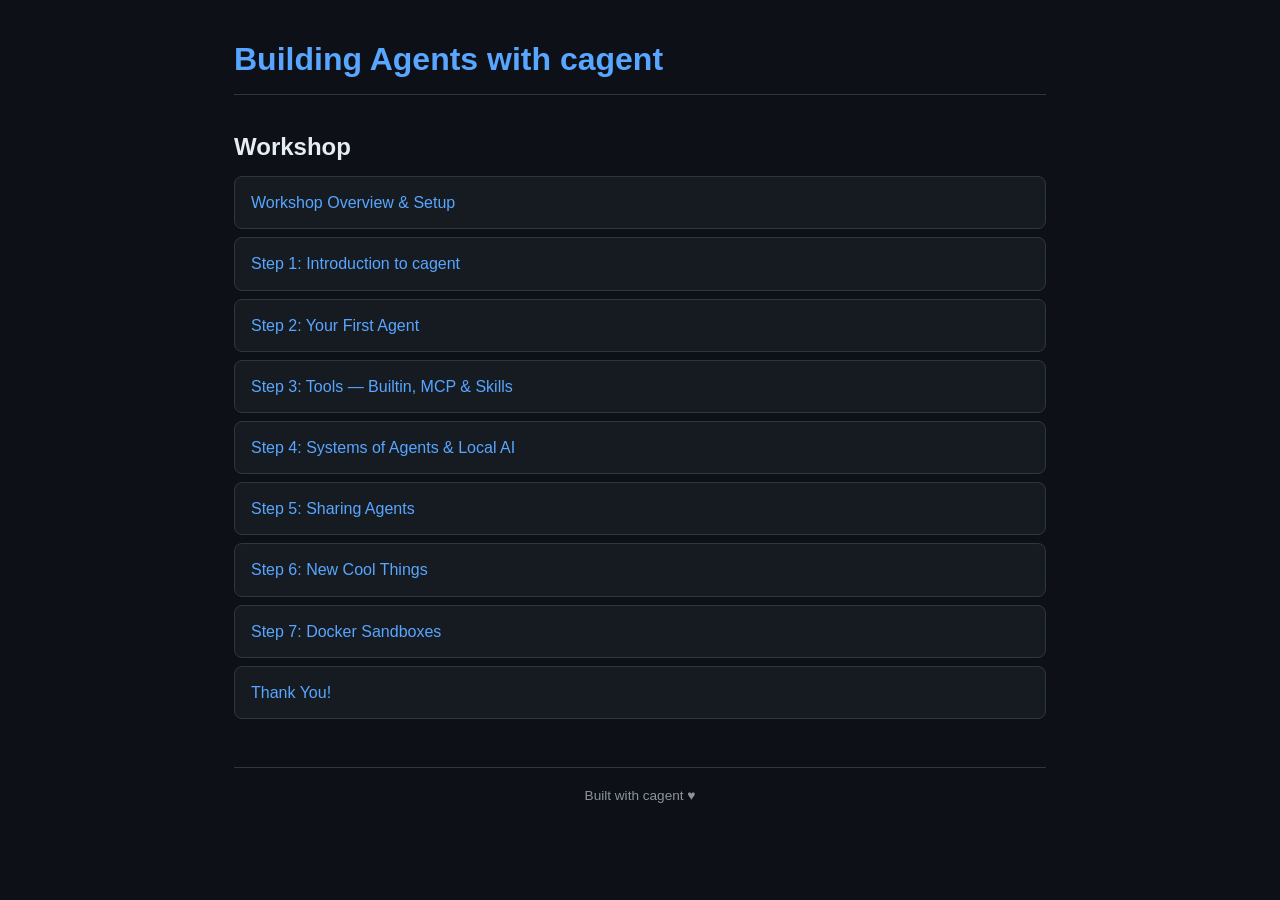
<file: docs/index.html>
<!DOCTYPE html>
<html lang="en">
<head>
  <meta charset="utf-8">
  <meta name="viewport" content="width=device-width, initial-scale=1">
  <title>cagent Workshop</title>
  <link rel="stylesheet" href="style.css">
</head>
<body>
<h1 id="building-agents-with-cagent">Building Agents with cagent</h1>
<h2 id="workshop">Workshop</h2>
<ul class="step-list">
<li>
<a href="README.html">Workshop Overview &amp; Setup</a>
</li>
<li>
<a href="step1_intro.html">Step 1: Introduction to cagent</a>
</li>
<li>
<a href="step2_mini_example.html">Step 2: Your First Agent</a>
</li>
<li>
<a href="step3_tools.html">Step 3: Tools — Builtin, MCP &amp; Skills</a>
</li>
<li>
<a href="step4_systems_of_agents.html">Step 4: Systems of Agents &amp;
Local AI</a>
</li>
<li>
<a href="step5_sharing_agents.html">Step 5: Sharing Agents</a>
</li>
<li>
<a href="step6_new_cool_things.html">Step 6: New Cool Things</a>
</li>
<li>
<a href="step7_docker_sandboxes.html">Step 7: Docker Sandboxes</a>
</li>
<li>
<a href="step8_thankyou.html">Thank You!</a>
</li>
</ul>
<div class="footer">Built with cagent &hearts;</div>
<script>
document.querySelectorAll('pre').forEach(function(pre) {
  var btn = document.createElement('button');
  btn.className = 'copy-btn';
  btn.textContent = 'Copy';
  btn.addEventListener('click', function() {
    var code = pre.querySelector('code');
    var text = (code || pre).textContent;
    navigator.clipboard.writeText(text).then(function() {
      btn.textContent = 'Copied!';
      setTimeout(function() { btn.textContent = 'Copy'; }, 1500);
    });
  });
  pre.style.position = 'relative';
  pre.appendChild(btn);
});
</script>
</body>
</html>
</file>
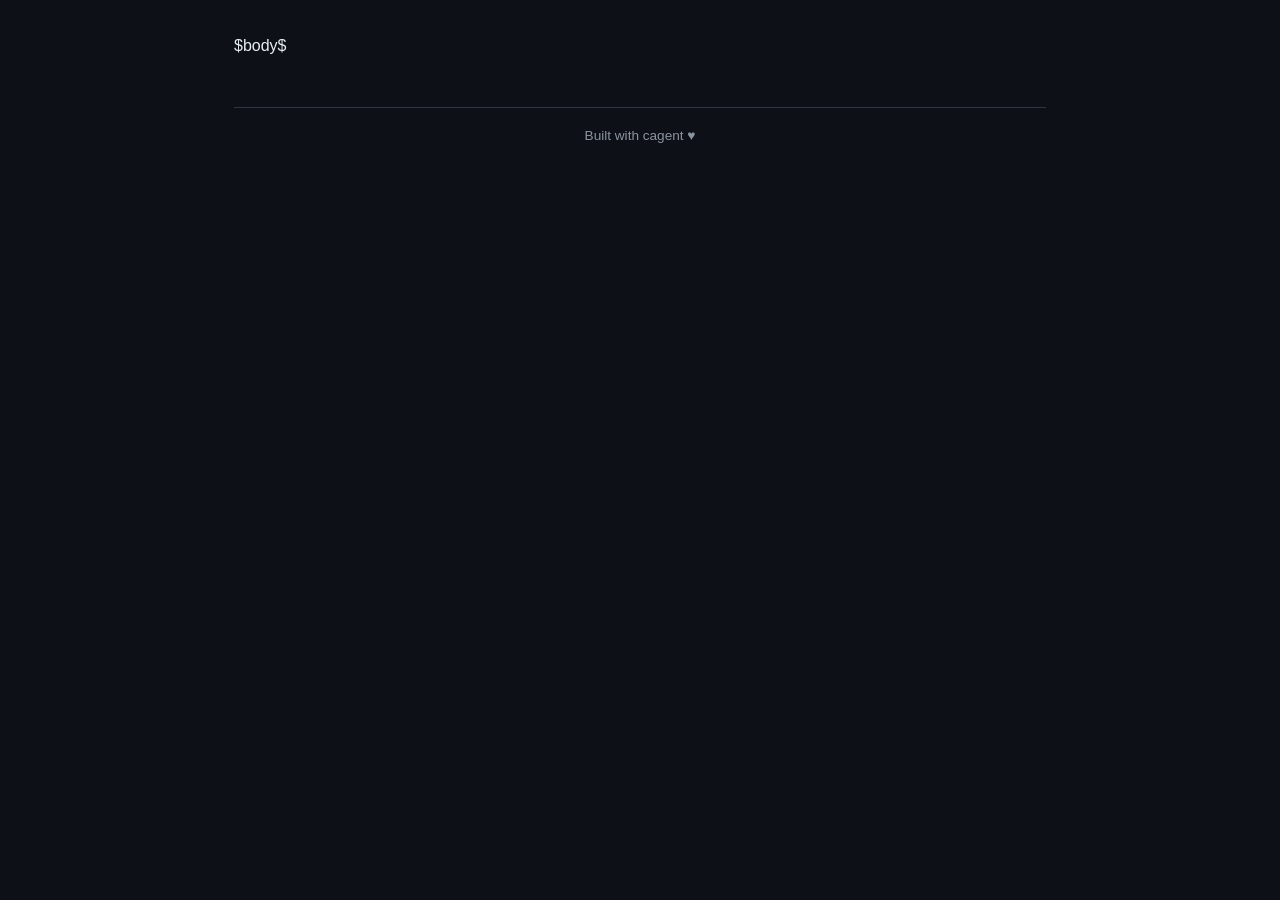
<file: template.html>
<!DOCTYPE html>
<html lang="en">
<head>
  <meta charset="utf-8">
  <meta name="viewport" content="width=device-width, initial-scale=1">
  <title>$title$</title>
  <link rel="stylesheet" href="style.css">
</head>
<body>
$body$
<div class="footer">Built with cagent &hearts;</div>
<script>
document.querySelectorAll('pre').forEach(function(pre) {
  var btn = document.createElement('button');
  btn.className = 'copy-btn';
  btn.textContent = 'Copy';
  btn.addEventListener('click', function() {
    var code = pre.querySelector('code');
    var text = (code || pre).textContent;
    navigator.clipboard.writeText(text).then(function() {
      btn.textContent = 'Copied!';
      setTimeout(function() { btn.textContent = 'Copy'; }, 1500);
    });
  });
  pre.style.position = 'relative';
  pre.appendChild(btn);
});
</script>
</body>
</html>
</file>
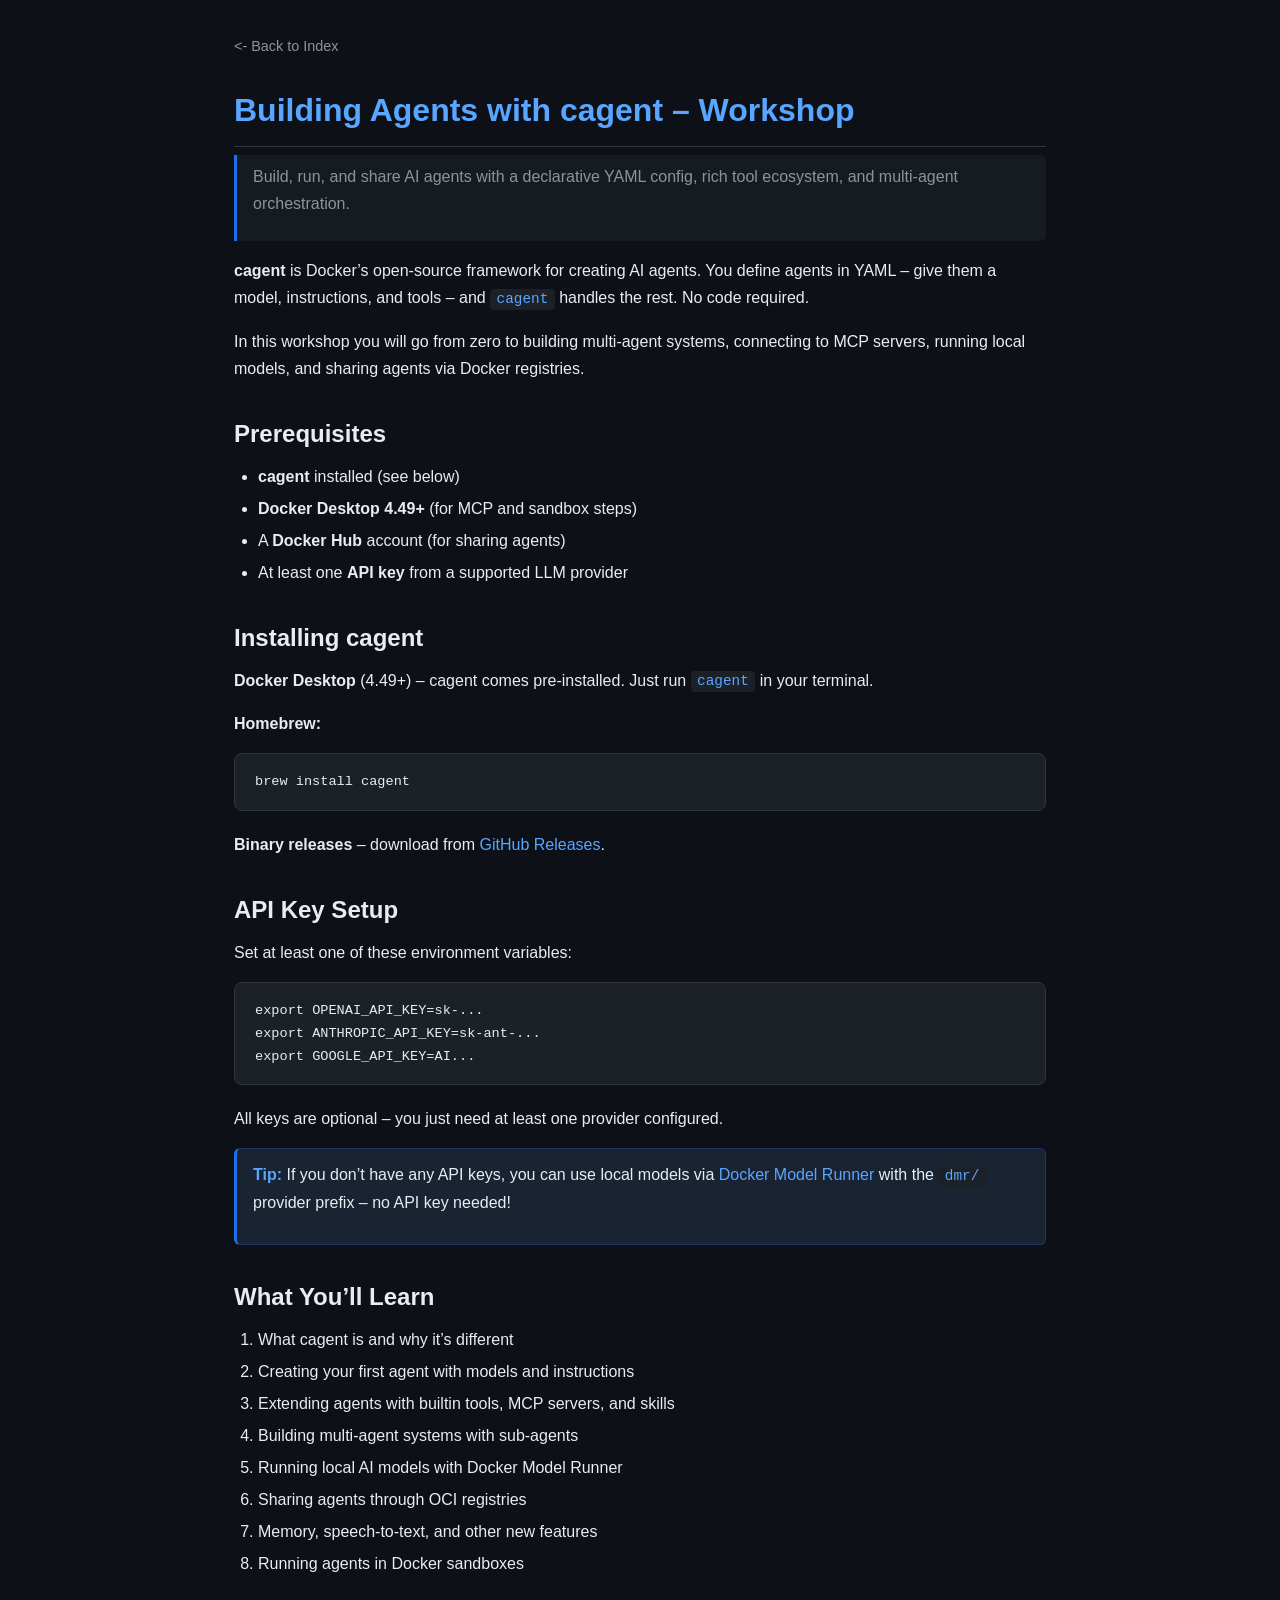
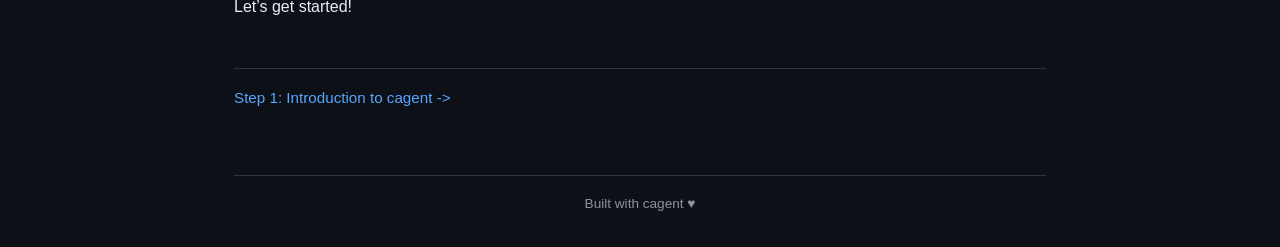
<file: docs/README.html>
<!DOCTYPE html>
<html lang="en">
<head>
  <meta charset="utf-8">
  <meta name="viewport" content="width=device-width, initial-scale=1">
  <title>cagent Workshop</title>
  <link rel="stylesheet" href="style.css">
</head>
<body>
<div class="nav-top">
<p><a href="index.html">&lt;- Back to Index</a></p>
</div>
<h1 id="building-agents-with-cagent-workshop">Building Agents with
cagent – Workshop</h1>
<blockquote>
<p>Build, run, and share AI agents with a declarative YAML config, rich
tool ecosystem, and multi-agent orchestration.</p>
</blockquote>
<p><strong>cagent</strong> is Docker’s open-source framework for
creating AI agents. You define agents in YAML – give them a model,
instructions, and tools – and <code>cagent</code> handles the rest. No
code required.</p>
<p>In this workshop you will go from zero to building multi-agent
systems, connecting to MCP servers, running local models, and sharing
agents via Docker registries.</p>
<h2 id="prerequisites">Prerequisites</h2>
<ul>
<li><strong>cagent</strong> installed (see below)</li>
<li><strong>Docker Desktop 4.49+</strong> (for MCP and sandbox
steps)</li>
<li>A <strong>Docker Hub</strong> account (for sharing agents)</li>
<li>At least one <strong>API key</strong> from a supported LLM
provider</li>
</ul>
<h2 id="installing-cagent">Installing cagent</h2>
<p><strong>Docker Desktop</strong> (4.49+) – cagent comes pre-installed.
Just run <code>cagent</code> in your terminal.</p>
<p><strong>Homebrew:</strong></p>
<pre><code>brew install cagent</code></pre>
<p><strong>Binary releases</strong> – download from <a
href="https://github.com/docker/cagent/releases">GitHub
Releases</a>.</p>
<h2 id="api-key-setup">API Key Setup</h2>
<p>Set at least one of these environment variables:</p>
<div class="sourceCode" id="cb2"><pre
class="sourceCode bash"><code class="sourceCode bash"><span id="cb2-1"><a href="#cb2-1" aria-hidden="true" tabindex="-1"></a><span class="bu">export</span> <span class="va">OPENAI_API_KEY</span><span class="op">=</span>sk-...</span>
<span id="cb2-2"><a href="#cb2-2" aria-hidden="true" tabindex="-1"></a><span class="bu">export</span> <span class="va">ANTHROPIC_API_KEY</span><span class="op">=</span>sk-ant-...</span>
<span id="cb2-3"><a href="#cb2-3" aria-hidden="true" tabindex="-1"></a><span class="bu">export</span> <span class="va">GOOGLE_API_KEY</span><span class="op">=</span>AI...</span></code></pre></div>
<p>All keys are optional – you just need at least one provider
configured.</p>
<div class="tip">
<p><strong>Tip:</strong> If you don’t have any API keys, you can use
local models via <a
href="https://docs.docker.com/ai/model-runner/">Docker Model Runner</a>
with the <code>dmr/</code> provider prefix – no API key needed!</p>
</div>
<h2 id="what-youll-learn">What You’ll Learn</h2>
<ol type="1">
<li>What cagent is and why it’s different</li>
<li>Creating your first agent with models and instructions</li>
<li>Extending agents with builtin tools, MCP servers, and skills</li>
<li>Building multi-agent systems with sub-agents</li>
<li>Running local AI models with Docker Model Runner</li>
<li>Sharing agents through OCI registries</li>
<li>Memory, speech-to-text, and other new features</li>
<li>Running agents in Docker sandboxes</li>
</ol>
<p>Let’s get started!</p>
<div class="nav-bottom">
<p><a href="step1_intro.html">Step 1: Introduction to cagent
-&gt;</a></p>
</div>
<div class="footer">Built with cagent &hearts;</div>
<script>
document.querySelectorAll('pre').forEach(function(pre) {
  var btn = document.createElement('button');
  btn.className = 'copy-btn';
  btn.textContent = 'Copy';
  btn.addEventListener('click', function() {
    var code = pre.querySelector('code');
    var text = (code || pre).textContent;
    navigator.clipboard.writeText(text).then(function() {
      btn.textContent = 'Copied!';
      setTimeout(function() { btn.textContent = 'Copy'; }, 1500);
    });
  });
  pre.style.position = 'relative';
  pre.appendChild(btn);
});
</script>
</body>
</html>
</file>
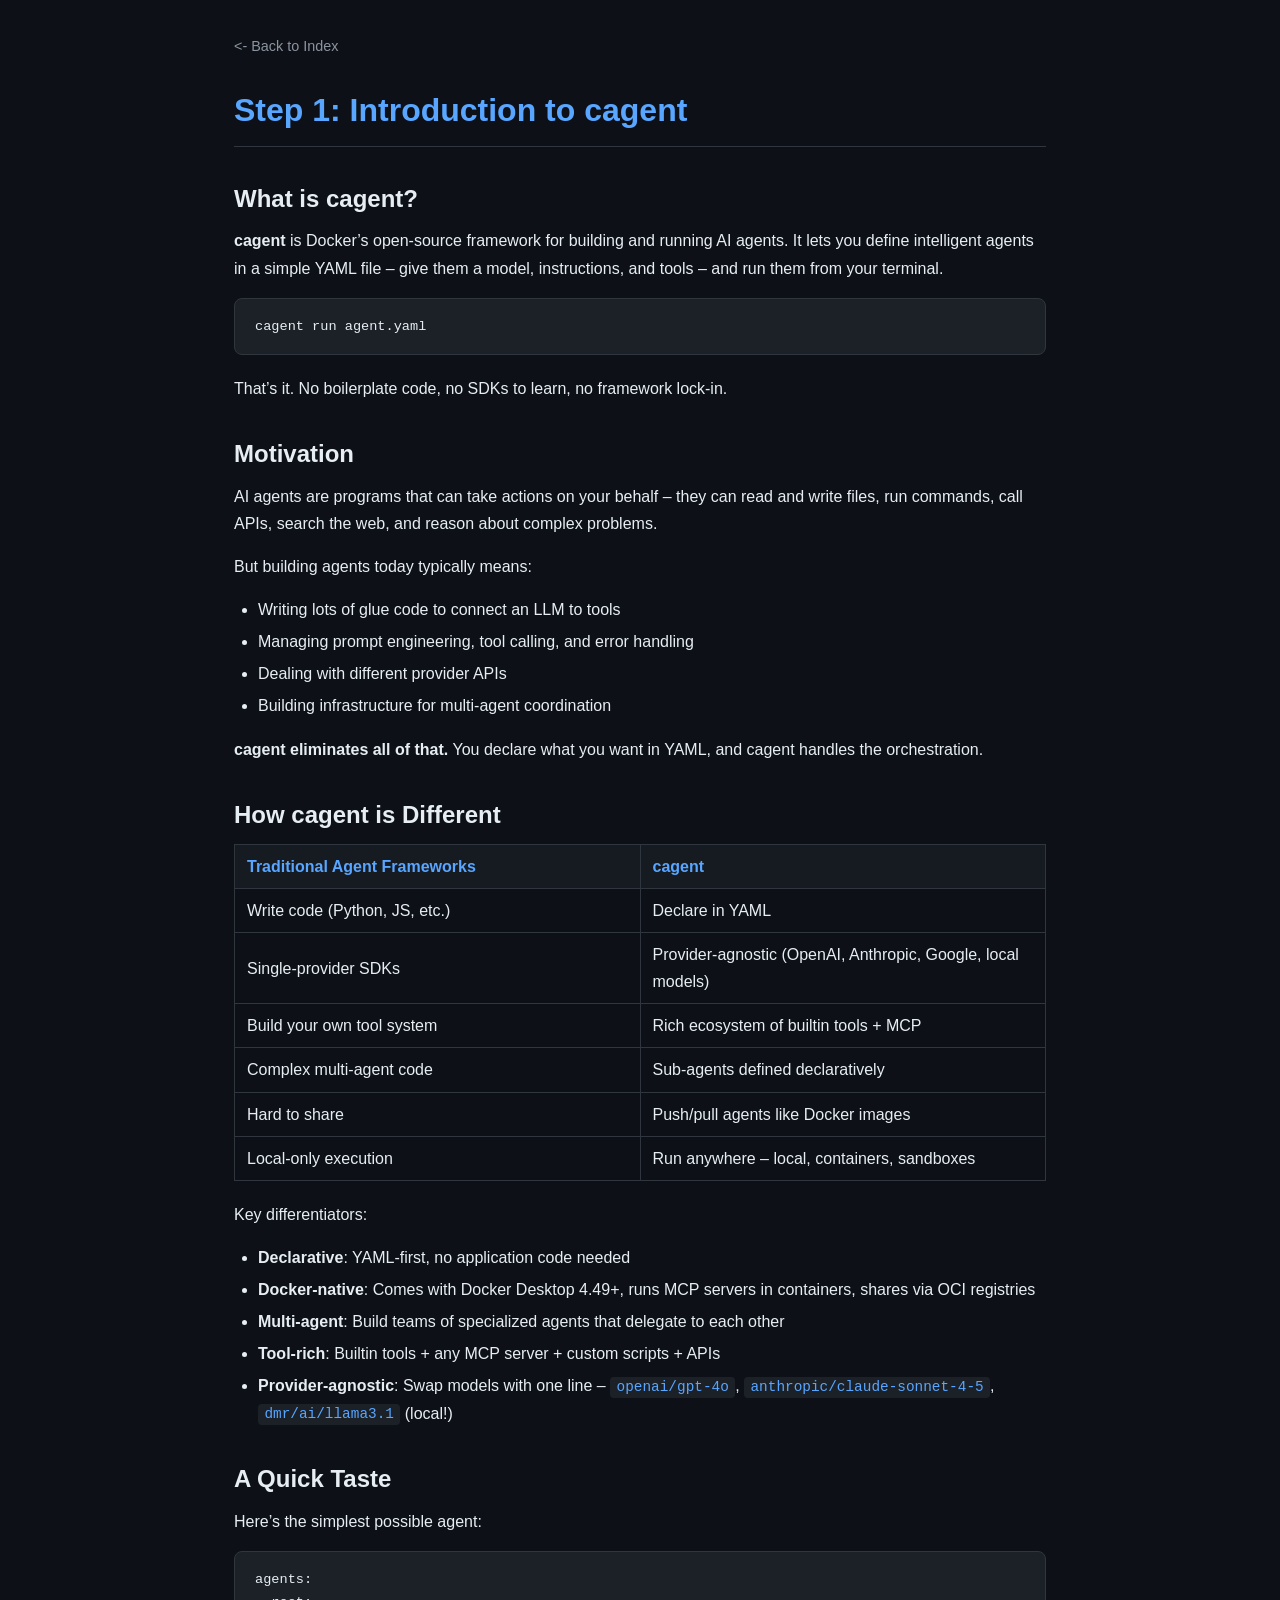
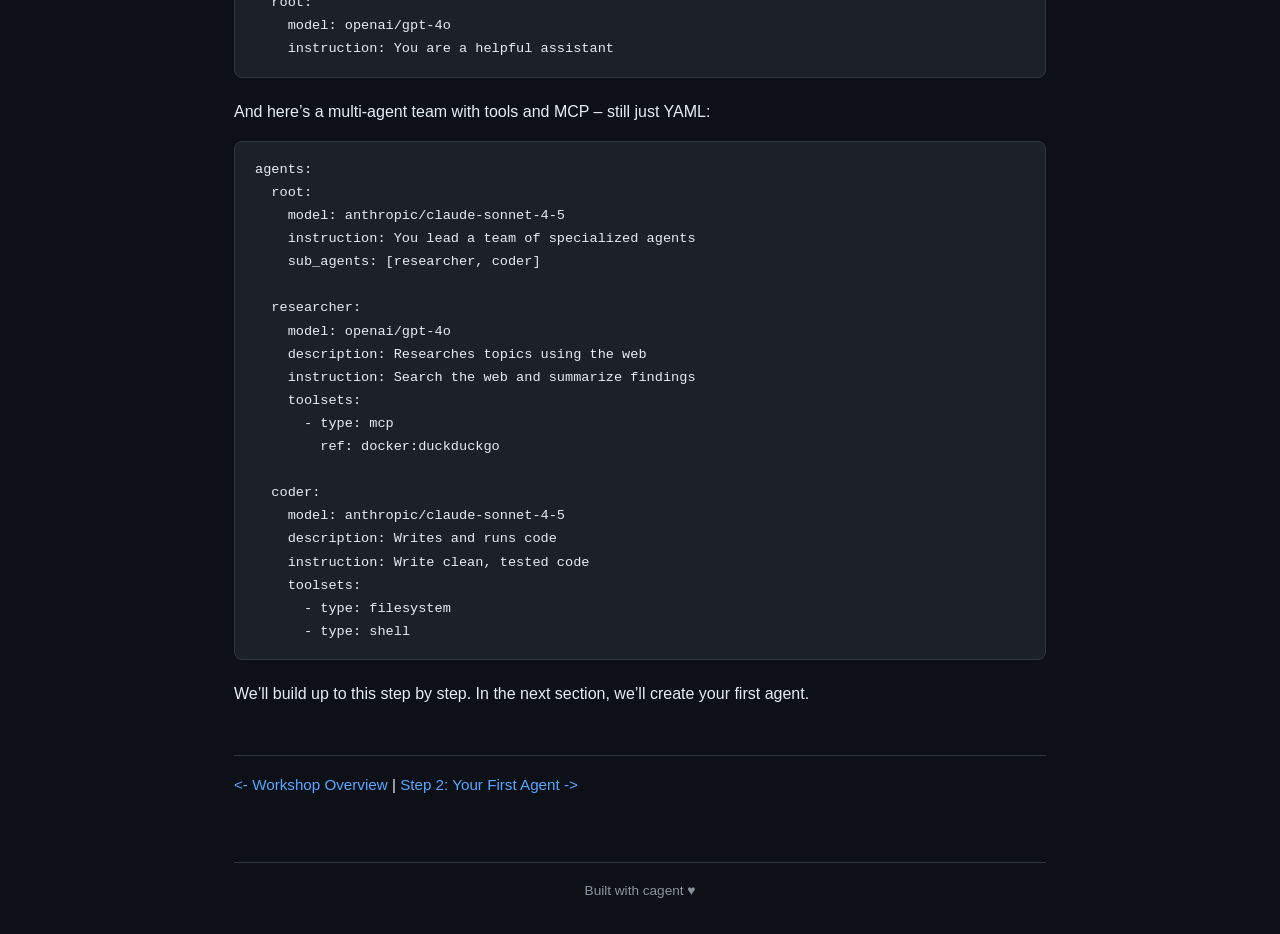
<file: docs/step1_intro.html>
<!DOCTYPE html>
<html lang="en">
<head>
  <meta charset="utf-8">
  <meta name="viewport" content="width=device-width, initial-scale=1">
  <title>cagent Workshop</title>
  <link rel="stylesheet" href="style.css">
</head>
<body>
<div class="nav-top">
<p><a href="index.html">&lt;- Back to Index</a></p>
</div>
<h1 id="step-1-introduction-to-cagent">Step 1: Introduction to
cagent</h1>
<h2 id="what-is-cagent">What is cagent?</h2>
<p><strong>cagent</strong> is Docker’s open-source framework for
building and running AI agents. It lets you define intelligent agents in
a simple YAML file – give them a model, instructions, and tools – and
run them from your terminal.</p>
<pre><code>cagent run agent.yaml</code></pre>
<p>That’s it. No boilerplate code, no SDKs to learn, no framework
lock-in.</p>
<h2 id="motivation">Motivation</h2>
<p>AI agents are programs that can take actions on your behalf – they
can read and write files, run commands, call APIs, search the web, and
reason about complex problems.</p>
<p>But building agents today typically means:</p>
<ul>
<li>Writing lots of glue code to connect an LLM to tools</li>
<li>Managing prompt engineering, tool calling, and error handling</li>
<li>Dealing with different provider APIs</li>
<li>Building infrastructure for multi-agent coordination</li>
</ul>
<p><strong>cagent eliminates all of that.</strong> You declare what you
want in YAML, and cagent handles the orchestration.</p>
<h2 id="how-cagent-is-different">How cagent is Different</h2>
<table>
<colgroup>
<col style="width: 50%" />
<col style="width: 50%" />
</colgroup>
<thead>
<tr>
<th>Traditional Agent Frameworks</th>
<th>cagent</th>
</tr>
</thead>
<tbody>
<tr>
<td>Write code (Python, JS, etc.)</td>
<td>Declare in YAML</td>
</tr>
<tr>
<td>Single-provider SDKs</td>
<td>Provider-agnostic (OpenAI, Anthropic, Google, local models)</td>
</tr>
<tr>
<td>Build your own tool system</td>
<td>Rich ecosystem of builtin tools + MCP</td>
</tr>
<tr>
<td>Complex multi-agent code</td>
<td>Sub-agents defined declaratively</td>
</tr>
<tr>
<td>Hard to share</td>
<td>Push/pull agents like Docker images</td>
</tr>
<tr>
<td>Local-only execution</td>
<td>Run anywhere – local, containers, sandboxes</td>
</tr>
</tbody>
</table>
<p>Key differentiators:</p>
<ul>
<li><strong>Declarative</strong>: YAML-first, no application code
needed</li>
<li><strong>Docker-native</strong>: Comes with Docker Desktop 4.49+,
runs MCP servers in containers, shares via OCI registries</li>
<li><strong>Multi-agent</strong>: Build teams of specialized agents that
delegate to each other</li>
<li><strong>Tool-rich</strong>: Builtin tools + any MCP server + custom
scripts + APIs</li>
<li><strong>Provider-agnostic</strong>: Swap models with one line –
<code>openai/gpt-4o</code>, <code>anthropic/claude-sonnet-4-5</code>,
<code>dmr/ai/llama3.1</code> (local!)</li>
</ul>
<h2 id="a-quick-taste">A Quick Taste</h2>
<p>Here’s the simplest possible agent:</p>
<div class="sourceCode" id="cb2"><pre
class="sourceCode yaml"><code class="sourceCode yaml"><span id="cb2-1"><a href="#cb2-1" aria-hidden="true" tabindex="-1"></a><span class="fu">agents</span><span class="kw">:</span></span>
<span id="cb2-2"><a href="#cb2-2" aria-hidden="true" tabindex="-1"></a><span class="at">  </span><span class="fu">root</span><span class="kw">:</span></span>
<span id="cb2-3"><a href="#cb2-3" aria-hidden="true" tabindex="-1"></a><span class="at">    </span><span class="fu">model</span><span class="kw">:</span><span class="at"> openai/gpt-4o</span></span>
<span id="cb2-4"><a href="#cb2-4" aria-hidden="true" tabindex="-1"></a><span class="at">    </span><span class="fu">instruction</span><span class="kw">:</span><span class="at"> You are a helpful assistant</span></span></code></pre></div>
<p>And here’s a multi-agent team with tools and MCP – still just
YAML:</p>
<div class="sourceCode" id="cb3"><pre
class="sourceCode yaml"><code class="sourceCode yaml"><span id="cb3-1"><a href="#cb3-1" aria-hidden="true" tabindex="-1"></a><span class="fu">agents</span><span class="kw">:</span></span>
<span id="cb3-2"><a href="#cb3-2" aria-hidden="true" tabindex="-1"></a><span class="at">  </span><span class="fu">root</span><span class="kw">:</span></span>
<span id="cb3-3"><a href="#cb3-3" aria-hidden="true" tabindex="-1"></a><span class="at">    </span><span class="fu">model</span><span class="kw">:</span><span class="at"> anthropic/claude-sonnet-4-5</span></span>
<span id="cb3-4"><a href="#cb3-4" aria-hidden="true" tabindex="-1"></a><span class="at">    </span><span class="fu">instruction</span><span class="kw">:</span><span class="at"> You lead a team of specialized agents</span></span>
<span id="cb3-5"><a href="#cb3-5" aria-hidden="true" tabindex="-1"></a><span class="at">    </span><span class="fu">sub_agents</span><span class="kw">:</span><span class="at"> </span><span class="kw">[</span><span class="at">researcher</span><span class="kw">,</span><span class="at"> coder</span><span class="kw">]</span></span>
<span id="cb3-6"><a href="#cb3-6" aria-hidden="true" tabindex="-1"></a></span>
<span id="cb3-7"><a href="#cb3-7" aria-hidden="true" tabindex="-1"></a><span class="at">  </span><span class="fu">researcher</span><span class="kw">:</span></span>
<span id="cb3-8"><a href="#cb3-8" aria-hidden="true" tabindex="-1"></a><span class="at">    </span><span class="fu">model</span><span class="kw">:</span><span class="at"> openai/gpt-4o</span></span>
<span id="cb3-9"><a href="#cb3-9" aria-hidden="true" tabindex="-1"></a><span class="at">    </span><span class="fu">description</span><span class="kw">:</span><span class="at"> Researches topics using the web</span></span>
<span id="cb3-10"><a href="#cb3-10" aria-hidden="true" tabindex="-1"></a><span class="at">    </span><span class="fu">instruction</span><span class="kw">:</span><span class="at"> Search the web and summarize findings</span></span>
<span id="cb3-11"><a href="#cb3-11" aria-hidden="true" tabindex="-1"></a><span class="at">    </span><span class="fu">toolsets</span><span class="kw">:</span></span>
<span id="cb3-12"><a href="#cb3-12" aria-hidden="true" tabindex="-1"></a><span class="at">      </span><span class="kw">-</span><span class="at"> </span><span class="fu">type</span><span class="kw">:</span><span class="at"> mcp</span></span>
<span id="cb3-13"><a href="#cb3-13" aria-hidden="true" tabindex="-1"></a><span class="at">        </span><span class="fu">ref</span><span class="kw">:</span><span class="at"> docker:duckduckgo</span></span>
<span id="cb3-14"><a href="#cb3-14" aria-hidden="true" tabindex="-1"></a></span>
<span id="cb3-15"><a href="#cb3-15" aria-hidden="true" tabindex="-1"></a><span class="at">  </span><span class="fu">coder</span><span class="kw">:</span></span>
<span id="cb3-16"><a href="#cb3-16" aria-hidden="true" tabindex="-1"></a><span class="at">    </span><span class="fu">model</span><span class="kw">:</span><span class="at"> anthropic/claude-sonnet-4-5</span></span>
<span id="cb3-17"><a href="#cb3-17" aria-hidden="true" tabindex="-1"></a><span class="at">    </span><span class="fu">description</span><span class="kw">:</span><span class="at"> Writes and runs code</span></span>
<span id="cb3-18"><a href="#cb3-18" aria-hidden="true" tabindex="-1"></a><span class="at">    </span><span class="fu">instruction</span><span class="kw">:</span><span class="at"> Write clean, tested code</span></span>
<span id="cb3-19"><a href="#cb3-19" aria-hidden="true" tabindex="-1"></a><span class="at">    </span><span class="fu">toolsets</span><span class="kw">:</span></span>
<span id="cb3-20"><a href="#cb3-20" aria-hidden="true" tabindex="-1"></a><span class="at">      </span><span class="kw">-</span><span class="at"> </span><span class="fu">type</span><span class="kw">:</span><span class="at"> filesystem</span></span>
<span id="cb3-21"><a href="#cb3-21" aria-hidden="true" tabindex="-1"></a><span class="at">      </span><span class="kw">-</span><span class="at"> </span><span class="fu">type</span><span class="kw">:</span><span class="at"> shell</span></span></code></pre></div>
<p>We’ll build up to this step by step. In the next section, we’ll
create your first agent.</p>
<div class="nav-bottom">
<p><a href="README.html">&lt;- Workshop Overview</a> | <a
href="step2_mini_example.html">Step 2: Your First Agent -&gt;</a></p>
</div>
<div class="footer">Built with cagent &hearts;</div>
<script>
document.querySelectorAll('pre').forEach(function(pre) {
  var btn = document.createElement('button');
  btn.className = 'copy-btn';
  btn.textContent = 'Copy';
  btn.addEventListener('click', function() {
    var code = pre.querySelector('code');
    var text = (code || pre).textContent;
    navigator.clipboard.writeText(text).then(function() {
      btn.textContent = 'Copied!';
      setTimeout(function() { btn.textContent = 'Copy'; }, 1500);
    });
  });
  pre.style.position = 'relative';
  pre.appendChild(btn);
});
</script>
</body>
</html>
</file>
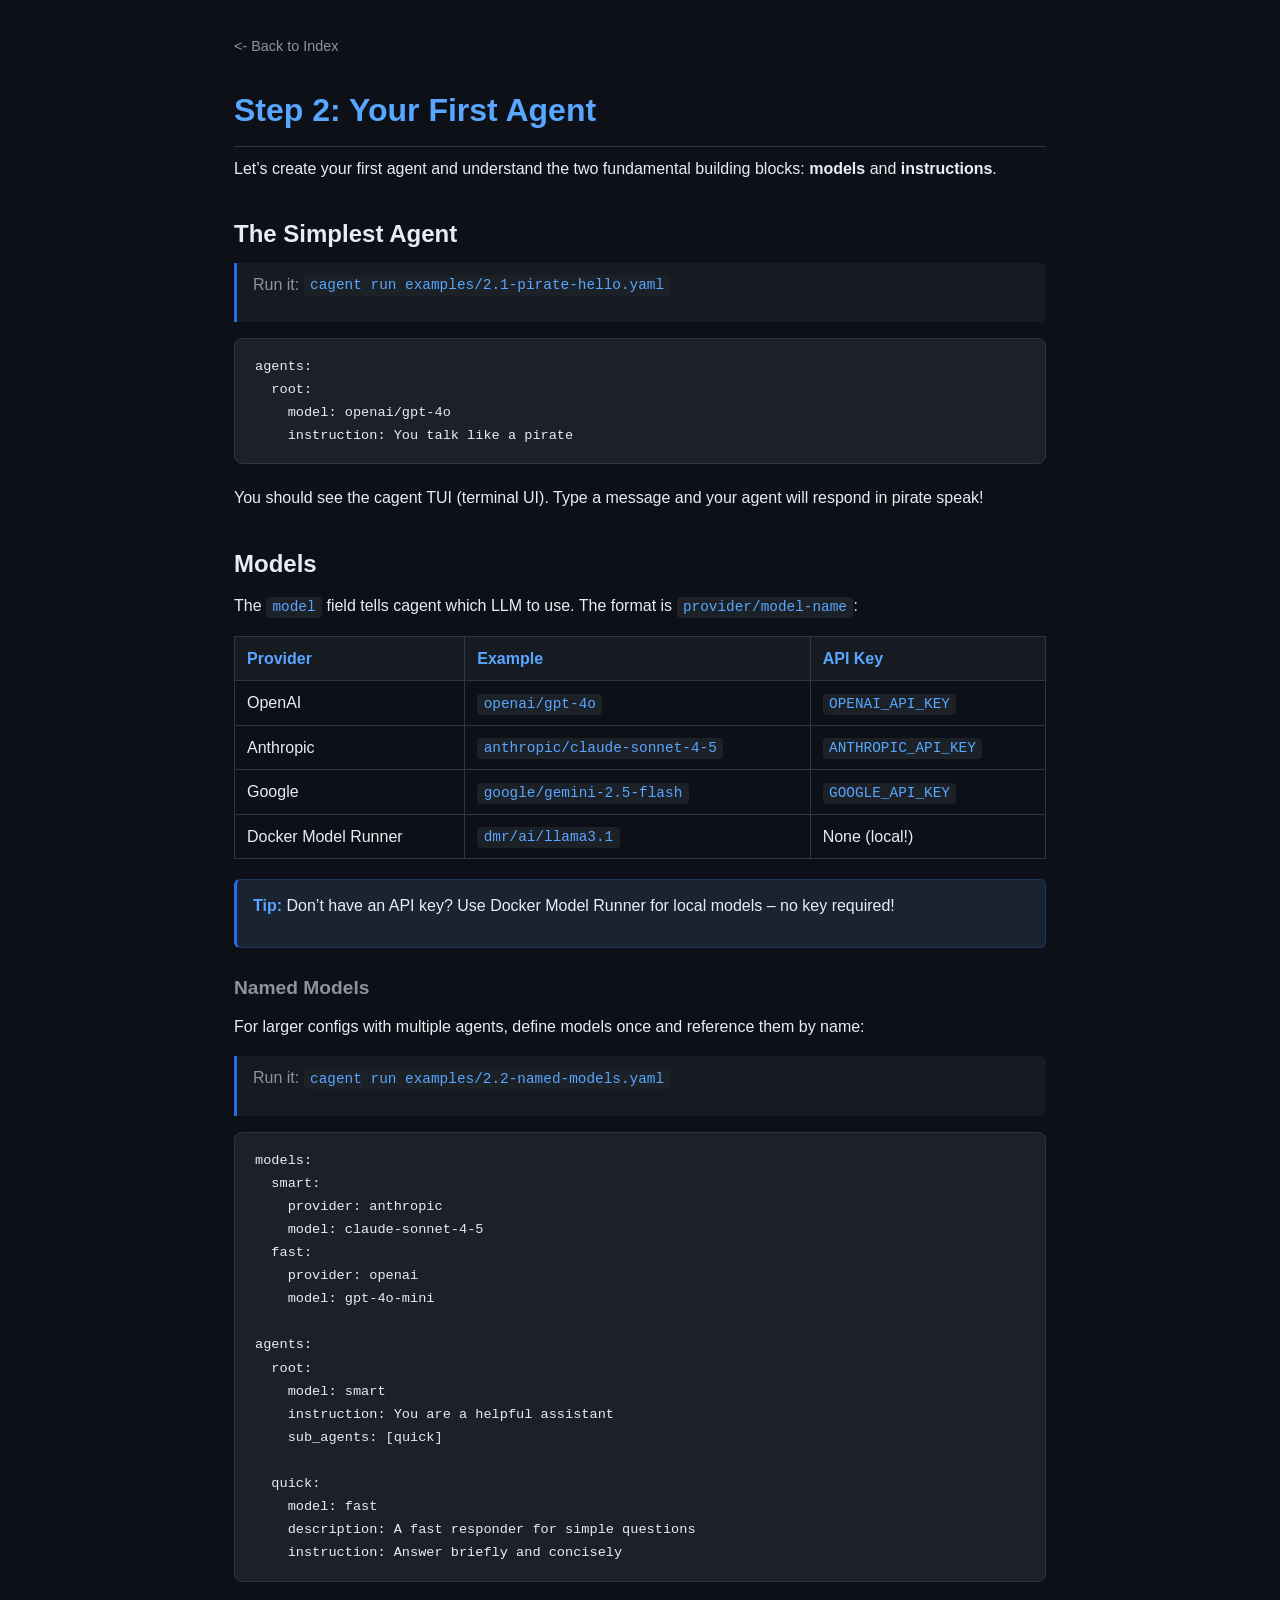
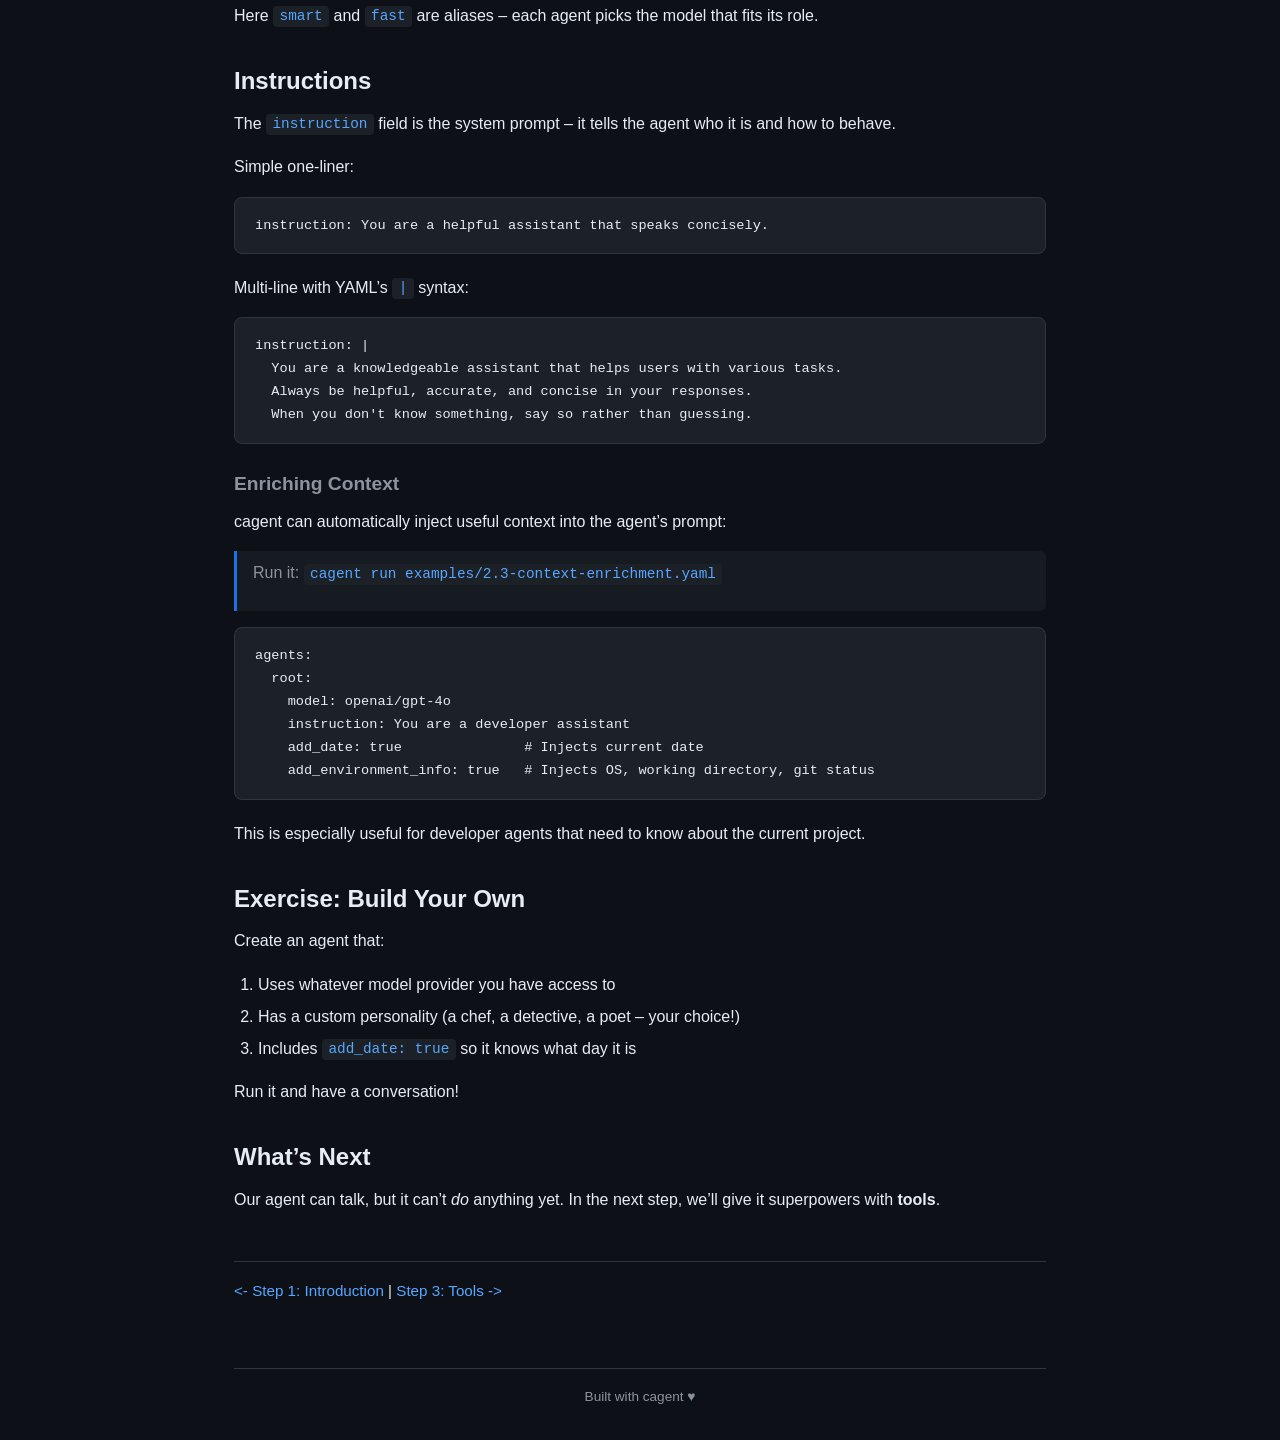
<file: docs/step2_mini_example.html>
<!DOCTYPE html>
<html lang="en">
<head>
  <meta charset="utf-8">
  <meta name="viewport" content="width=device-width, initial-scale=1">
  <title>cagent Workshop</title>
  <link rel="stylesheet" href="style.css">
</head>
<body>
<div class="nav-top">
<p><a href="index.html">&lt;- Back to Index</a></p>
</div>
<h1 id="step-2-your-first-agent">Step 2: Your First Agent</h1>
<p>Let’s create your first agent and understand the two fundamental
building blocks: <strong>models</strong> and
<strong>instructions</strong>.</p>
<h2 id="the-simplest-agent">The Simplest Agent</h2>
<blockquote>
<p>Run it: <code>cagent run examples/2.1-pirate-hello.yaml</code></p>
</blockquote>
<div class="sourceCode" id="cb1"><pre
class="sourceCode yaml"><code class="sourceCode yaml"><span id="cb1-1"><a href="#cb1-1" aria-hidden="true" tabindex="-1"></a><span class="fu">agents</span><span class="kw">:</span></span>
<span id="cb1-2"><a href="#cb1-2" aria-hidden="true" tabindex="-1"></a><span class="at">  </span><span class="fu">root</span><span class="kw">:</span></span>
<span id="cb1-3"><a href="#cb1-3" aria-hidden="true" tabindex="-1"></a><span class="at">    </span><span class="fu">model</span><span class="kw">:</span><span class="at"> openai/gpt-4o</span></span>
<span id="cb1-4"><a href="#cb1-4" aria-hidden="true" tabindex="-1"></a><span class="at">    </span><span class="fu">instruction</span><span class="kw">:</span><span class="at"> You talk like a pirate</span></span></code></pre></div>
<p>You should see the cagent TUI (terminal UI). Type a message and your
agent will respond in pirate speak!</p>
<h2 id="models">Models</h2>
<p>The <code>model</code> field tells cagent which LLM to use. The
format is <code>provider/model-name</code>:</p>
<table>
<thead>
<tr>
<th>Provider</th>
<th>Example</th>
<th>API Key</th>
</tr>
</thead>
<tbody>
<tr>
<td>OpenAI</td>
<td><code>openai/gpt-4o</code></td>
<td><code>OPENAI_API_KEY</code></td>
</tr>
<tr>
<td>Anthropic</td>
<td><code>anthropic/claude-sonnet-4-5</code></td>
<td><code>ANTHROPIC_API_KEY</code></td>
</tr>
<tr>
<td>Google</td>
<td><code>google/gemini-2.5-flash</code></td>
<td><code>GOOGLE_API_KEY</code></td>
</tr>
<tr>
<td>Docker Model Runner</td>
<td><code>dmr/ai/llama3.1</code></td>
<td>None (local!)</td>
</tr>
</tbody>
</table>
<div class="tip">
<p><strong>Tip:</strong> Don’t have an API key? Use Docker Model Runner
for local models – no key required!</p>
</div>
<h3 id="named-models">Named Models</h3>
<p>For larger configs with multiple agents, define models once and
reference them by name:</p>
<blockquote>
<p>Run it: <code>cagent run examples/2.2-named-models.yaml</code></p>
</blockquote>
<div class="sourceCode" id="cb2"><pre
class="sourceCode yaml"><code class="sourceCode yaml"><span id="cb2-1"><a href="#cb2-1" aria-hidden="true" tabindex="-1"></a><span class="fu">models</span><span class="kw">:</span></span>
<span id="cb2-2"><a href="#cb2-2" aria-hidden="true" tabindex="-1"></a><span class="at">  </span><span class="fu">smart</span><span class="kw">:</span></span>
<span id="cb2-3"><a href="#cb2-3" aria-hidden="true" tabindex="-1"></a><span class="at">    </span><span class="fu">provider</span><span class="kw">:</span><span class="at"> anthropic</span></span>
<span id="cb2-4"><a href="#cb2-4" aria-hidden="true" tabindex="-1"></a><span class="at">    </span><span class="fu">model</span><span class="kw">:</span><span class="at"> claude-sonnet-4-5</span></span>
<span id="cb2-5"><a href="#cb2-5" aria-hidden="true" tabindex="-1"></a><span class="at">  </span><span class="fu">fast</span><span class="kw">:</span></span>
<span id="cb2-6"><a href="#cb2-6" aria-hidden="true" tabindex="-1"></a><span class="at">    </span><span class="fu">provider</span><span class="kw">:</span><span class="at"> openai</span></span>
<span id="cb2-7"><a href="#cb2-7" aria-hidden="true" tabindex="-1"></a><span class="at">    </span><span class="fu">model</span><span class="kw">:</span><span class="at"> gpt-4o-mini</span></span>
<span id="cb2-8"><a href="#cb2-8" aria-hidden="true" tabindex="-1"></a></span>
<span id="cb2-9"><a href="#cb2-9" aria-hidden="true" tabindex="-1"></a><span class="fu">agents</span><span class="kw">:</span></span>
<span id="cb2-10"><a href="#cb2-10" aria-hidden="true" tabindex="-1"></a><span class="at">  </span><span class="fu">root</span><span class="kw">:</span></span>
<span id="cb2-11"><a href="#cb2-11" aria-hidden="true" tabindex="-1"></a><span class="at">    </span><span class="fu">model</span><span class="kw">:</span><span class="at"> smart</span></span>
<span id="cb2-12"><a href="#cb2-12" aria-hidden="true" tabindex="-1"></a><span class="at">    </span><span class="fu">instruction</span><span class="kw">:</span><span class="at"> You are a helpful assistant</span></span>
<span id="cb2-13"><a href="#cb2-13" aria-hidden="true" tabindex="-1"></a><span class="at">    </span><span class="fu">sub_agents</span><span class="kw">:</span><span class="at"> </span><span class="kw">[</span><span class="at">quick</span><span class="kw">]</span></span>
<span id="cb2-14"><a href="#cb2-14" aria-hidden="true" tabindex="-1"></a></span>
<span id="cb2-15"><a href="#cb2-15" aria-hidden="true" tabindex="-1"></a><span class="at">  </span><span class="fu">quick</span><span class="kw">:</span></span>
<span id="cb2-16"><a href="#cb2-16" aria-hidden="true" tabindex="-1"></a><span class="at">    </span><span class="fu">model</span><span class="kw">:</span><span class="at"> fast</span></span>
<span id="cb2-17"><a href="#cb2-17" aria-hidden="true" tabindex="-1"></a><span class="at">    </span><span class="fu">description</span><span class="kw">:</span><span class="at"> A fast responder for simple questions</span></span>
<span id="cb2-18"><a href="#cb2-18" aria-hidden="true" tabindex="-1"></a><span class="at">    </span><span class="fu">instruction</span><span class="kw">:</span><span class="at"> Answer briefly and concisely</span></span></code></pre></div>
<p>Here <code>smart</code> and <code>fast</code> are aliases – each
agent picks the model that fits its role.</p>
<h2 id="instructions">Instructions</h2>
<p>The <code>instruction</code> field is the system prompt – it tells
the agent who it is and how to behave.</p>
<p>Simple one-liner:</p>
<div class="sourceCode" id="cb3"><pre
class="sourceCode yaml"><code class="sourceCode yaml"><span id="cb3-1"><a href="#cb3-1" aria-hidden="true" tabindex="-1"></a><span class="fu">instruction</span><span class="kw">:</span><span class="at"> You are a helpful assistant that speaks concisely.</span></span></code></pre></div>
<p>Multi-line with YAML’s <code>|</code> syntax:</p>
<div class="sourceCode" id="cb4"><pre
class="sourceCode yaml"><code class="sourceCode yaml"><span id="cb4-1"><a href="#cb4-1" aria-hidden="true" tabindex="-1"></a><span class="fu">instruction</span><span class="kw">: </span><span class="ch">|</span></span>
<span id="cb4-2"><a href="#cb4-2" aria-hidden="true" tabindex="-1"></a>  You are a knowledgeable assistant that helps users with various tasks.</span>
<span id="cb4-3"><a href="#cb4-3" aria-hidden="true" tabindex="-1"></a>  Always be helpful, accurate, and concise in your responses.</span>
<span id="cb4-4"><a href="#cb4-4" aria-hidden="true" tabindex="-1"></a>  When you don&#39;t know something, say so rather than guessing.</span></code></pre></div>
<h3 id="enriching-context">Enriching Context</h3>
<p>cagent can automatically inject useful context into the agent’s
prompt:</p>
<blockquote>
<p>Run it:
<code>cagent run examples/2.3-context-enrichment.yaml</code></p>
</blockquote>
<div class="sourceCode" id="cb5"><pre
class="sourceCode yaml"><code class="sourceCode yaml"><span id="cb5-1"><a href="#cb5-1" aria-hidden="true" tabindex="-1"></a><span class="fu">agents</span><span class="kw">:</span></span>
<span id="cb5-2"><a href="#cb5-2" aria-hidden="true" tabindex="-1"></a><span class="at">  </span><span class="fu">root</span><span class="kw">:</span></span>
<span id="cb5-3"><a href="#cb5-3" aria-hidden="true" tabindex="-1"></a><span class="at">    </span><span class="fu">model</span><span class="kw">:</span><span class="at"> openai/gpt-4o</span></span>
<span id="cb5-4"><a href="#cb5-4" aria-hidden="true" tabindex="-1"></a><span class="at">    </span><span class="fu">instruction</span><span class="kw">:</span><span class="at"> You are a developer assistant</span></span>
<span id="cb5-5"><a href="#cb5-5" aria-hidden="true" tabindex="-1"></a><span class="at">    </span><span class="fu">add_date</span><span class="kw">:</span><span class="at"> </span><span class="ch">true</span><span class="co">               # Injects current date</span></span>
<span id="cb5-6"><a href="#cb5-6" aria-hidden="true" tabindex="-1"></a><span class="at">    </span><span class="fu">add_environment_info</span><span class="kw">:</span><span class="at"> </span><span class="ch">true</span><span class="co">   # Injects OS, working directory, git status</span></span></code></pre></div>
<p>This is especially useful for developer agents that need to know
about the current project.</p>
<h2 id="exercise-build-your-own">Exercise: Build Your Own</h2>
<p>Create an agent that:</p>
<ol type="1">
<li>Uses whatever model provider you have access to</li>
<li>Has a custom personality (a chef, a detective, a poet – your
choice!)</li>
<li>Includes <code>add_date: true</code> so it knows what day it is</li>
</ol>
<p>Run it and have a conversation!</p>
<h2 id="whats-next">What’s Next</h2>
<p>Our agent can talk, but it can’t <em>do</em> anything yet. In the
next step, we’ll give it superpowers with <strong>tools</strong>.</p>
<div class="nav-bottom">
<p><a href="step1_intro.html">&lt;- Step 1: Introduction</a> | <a
href="step3_tools.html">Step 3: Tools -&gt;</a></p>
</div>
<div class="footer">Built with cagent &hearts;</div>
<script>
document.querySelectorAll('pre').forEach(function(pre) {
  var btn = document.createElement('button');
  btn.className = 'copy-btn';
  btn.textContent = 'Copy';
  btn.addEventListener('click', function() {
    var code = pre.querySelector('code');
    var text = (code || pre).textContent;
    navigator.clipboard.writeText(text).then(function() {
      btn.textContent = 'Copied!';
      setTimeout(function() { btn.textContent = 'Copy'; }, 1500);
    });
  });
  pre.style.position = 'relative';
  pre.appendChild(btn);
});
</script>
</body>
</html>
</file>
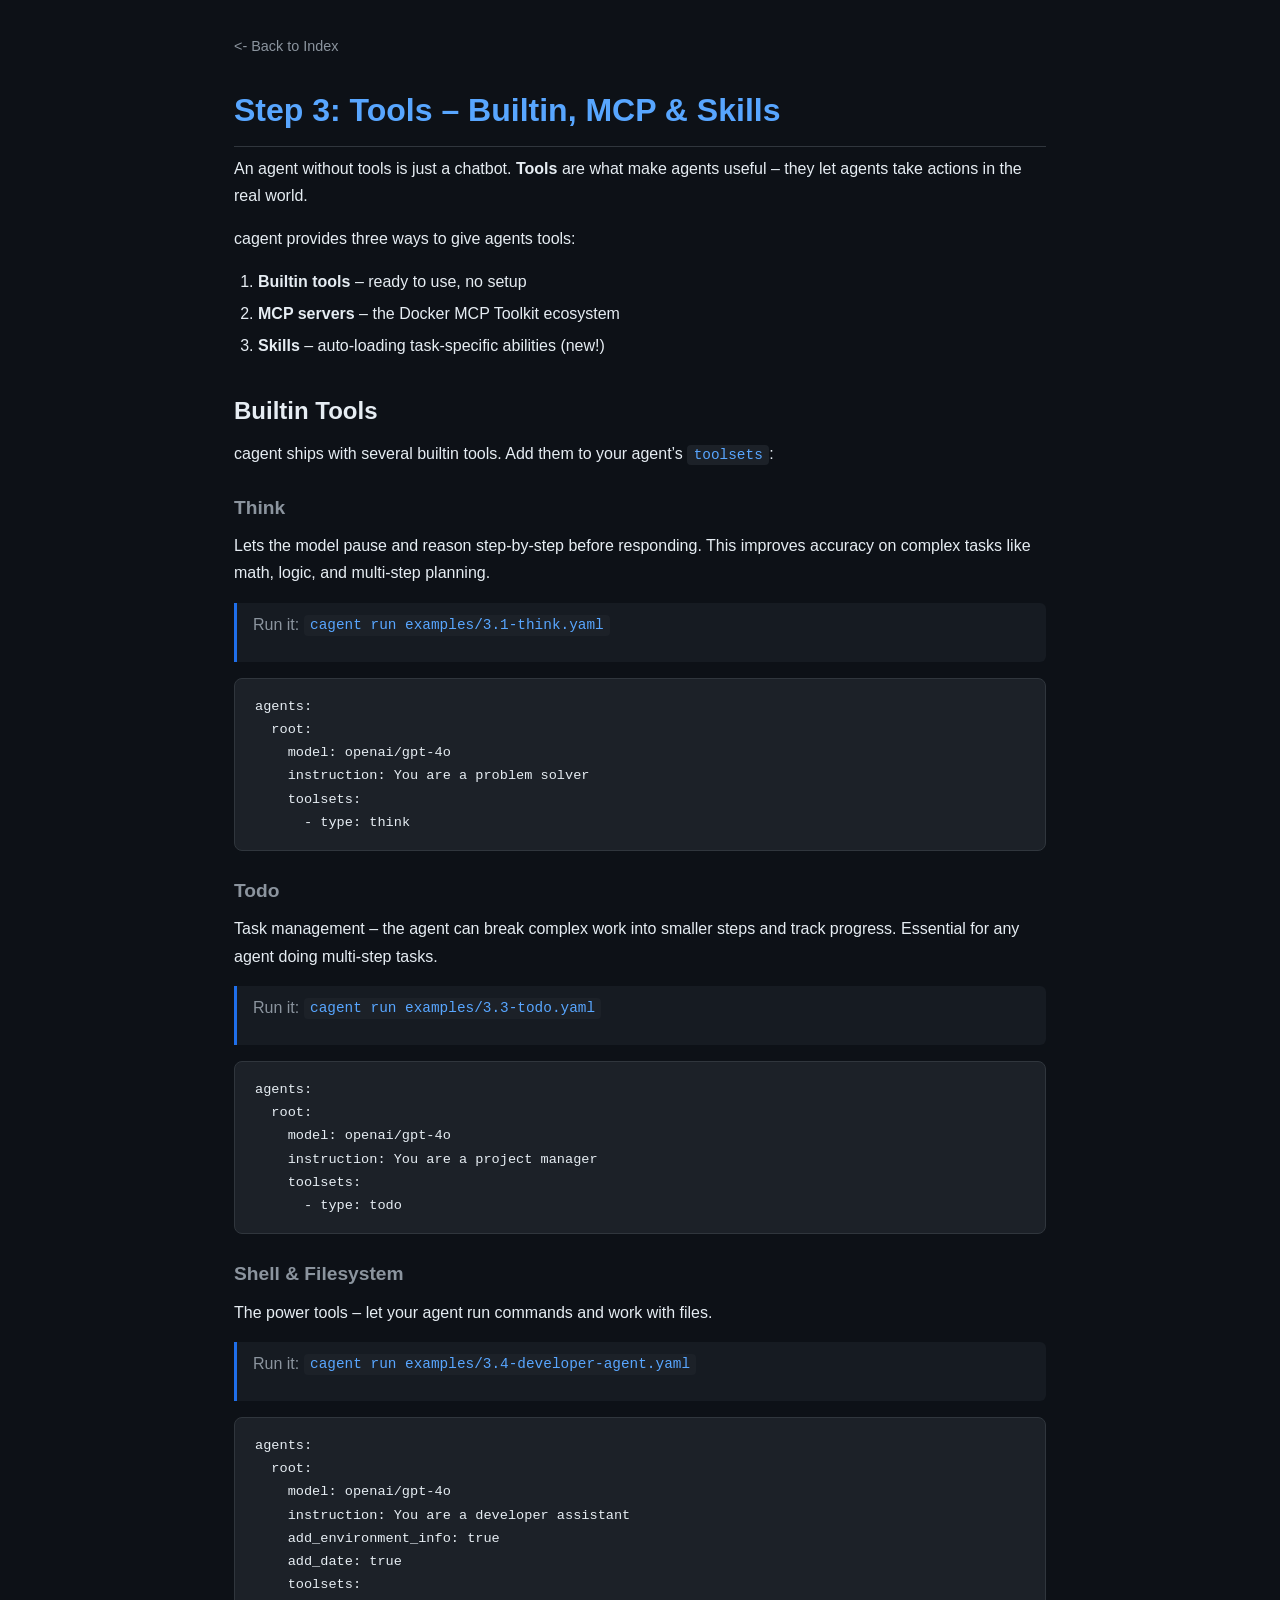
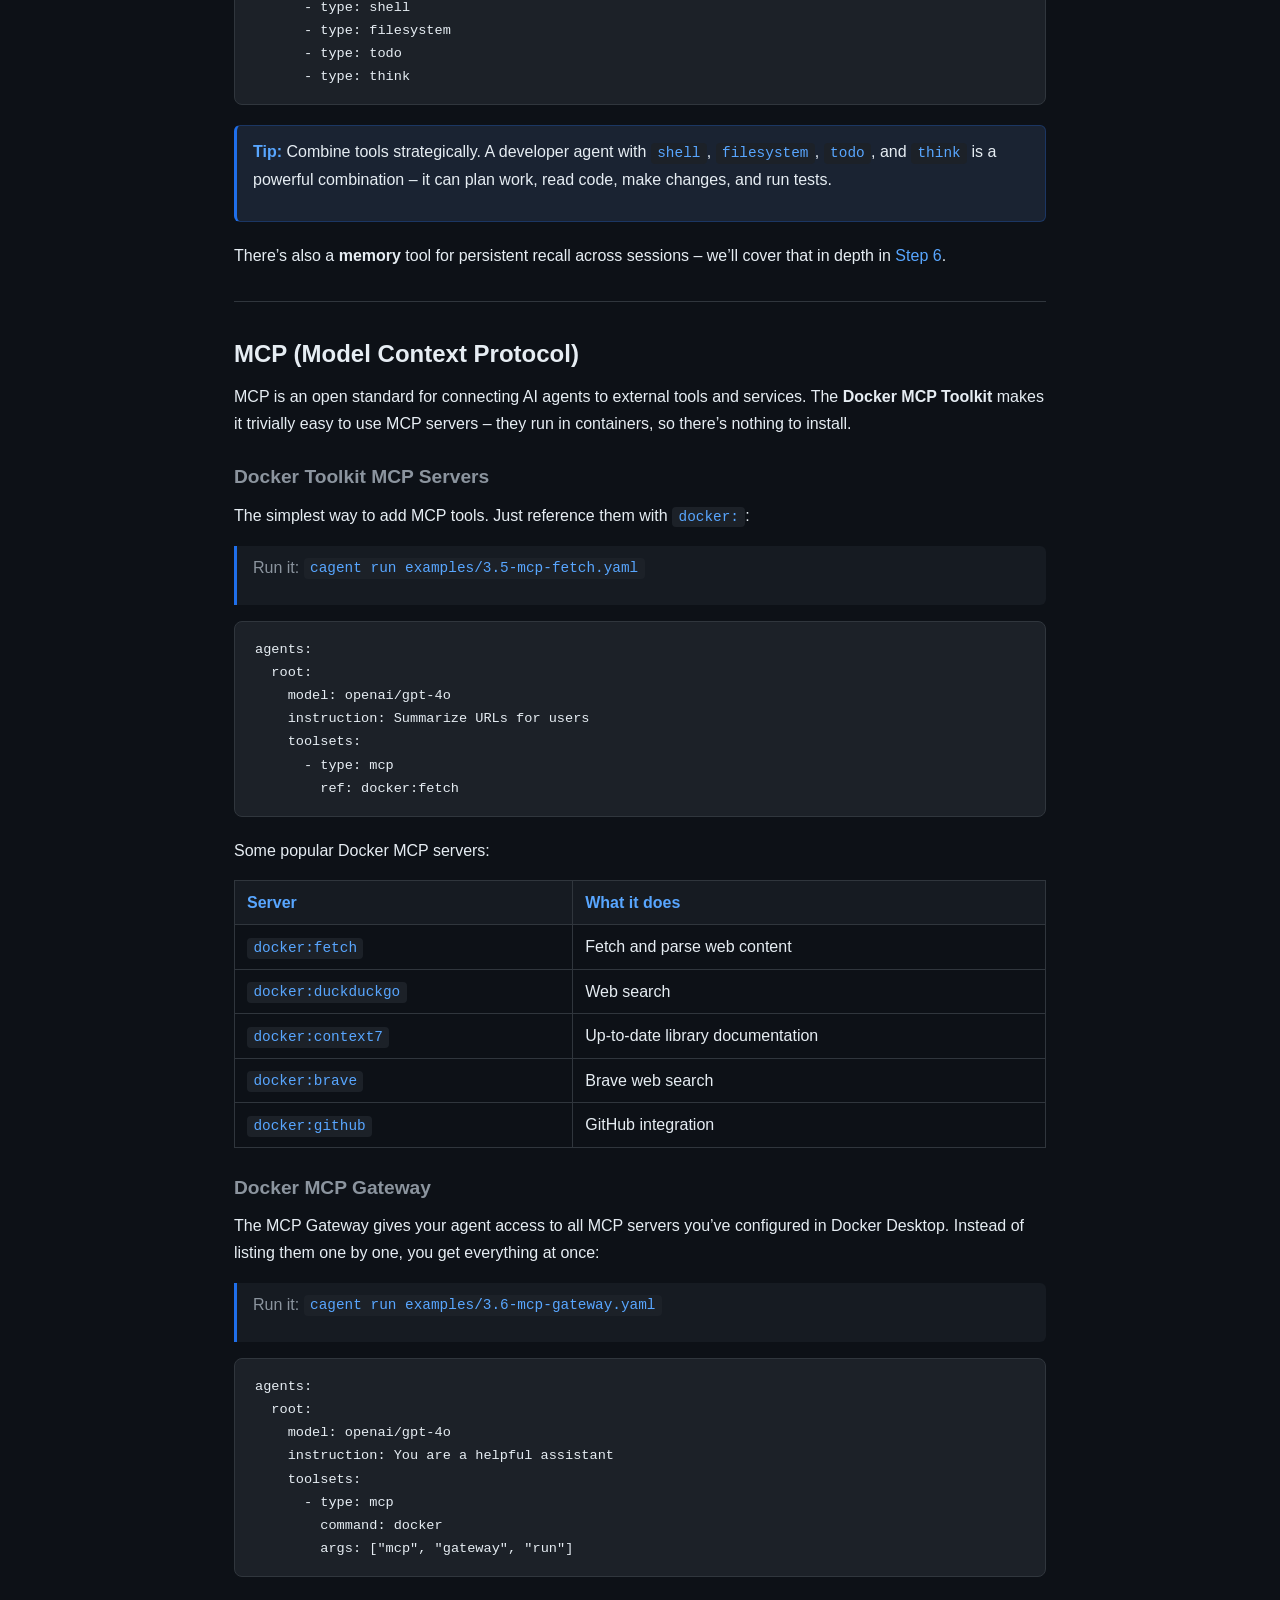
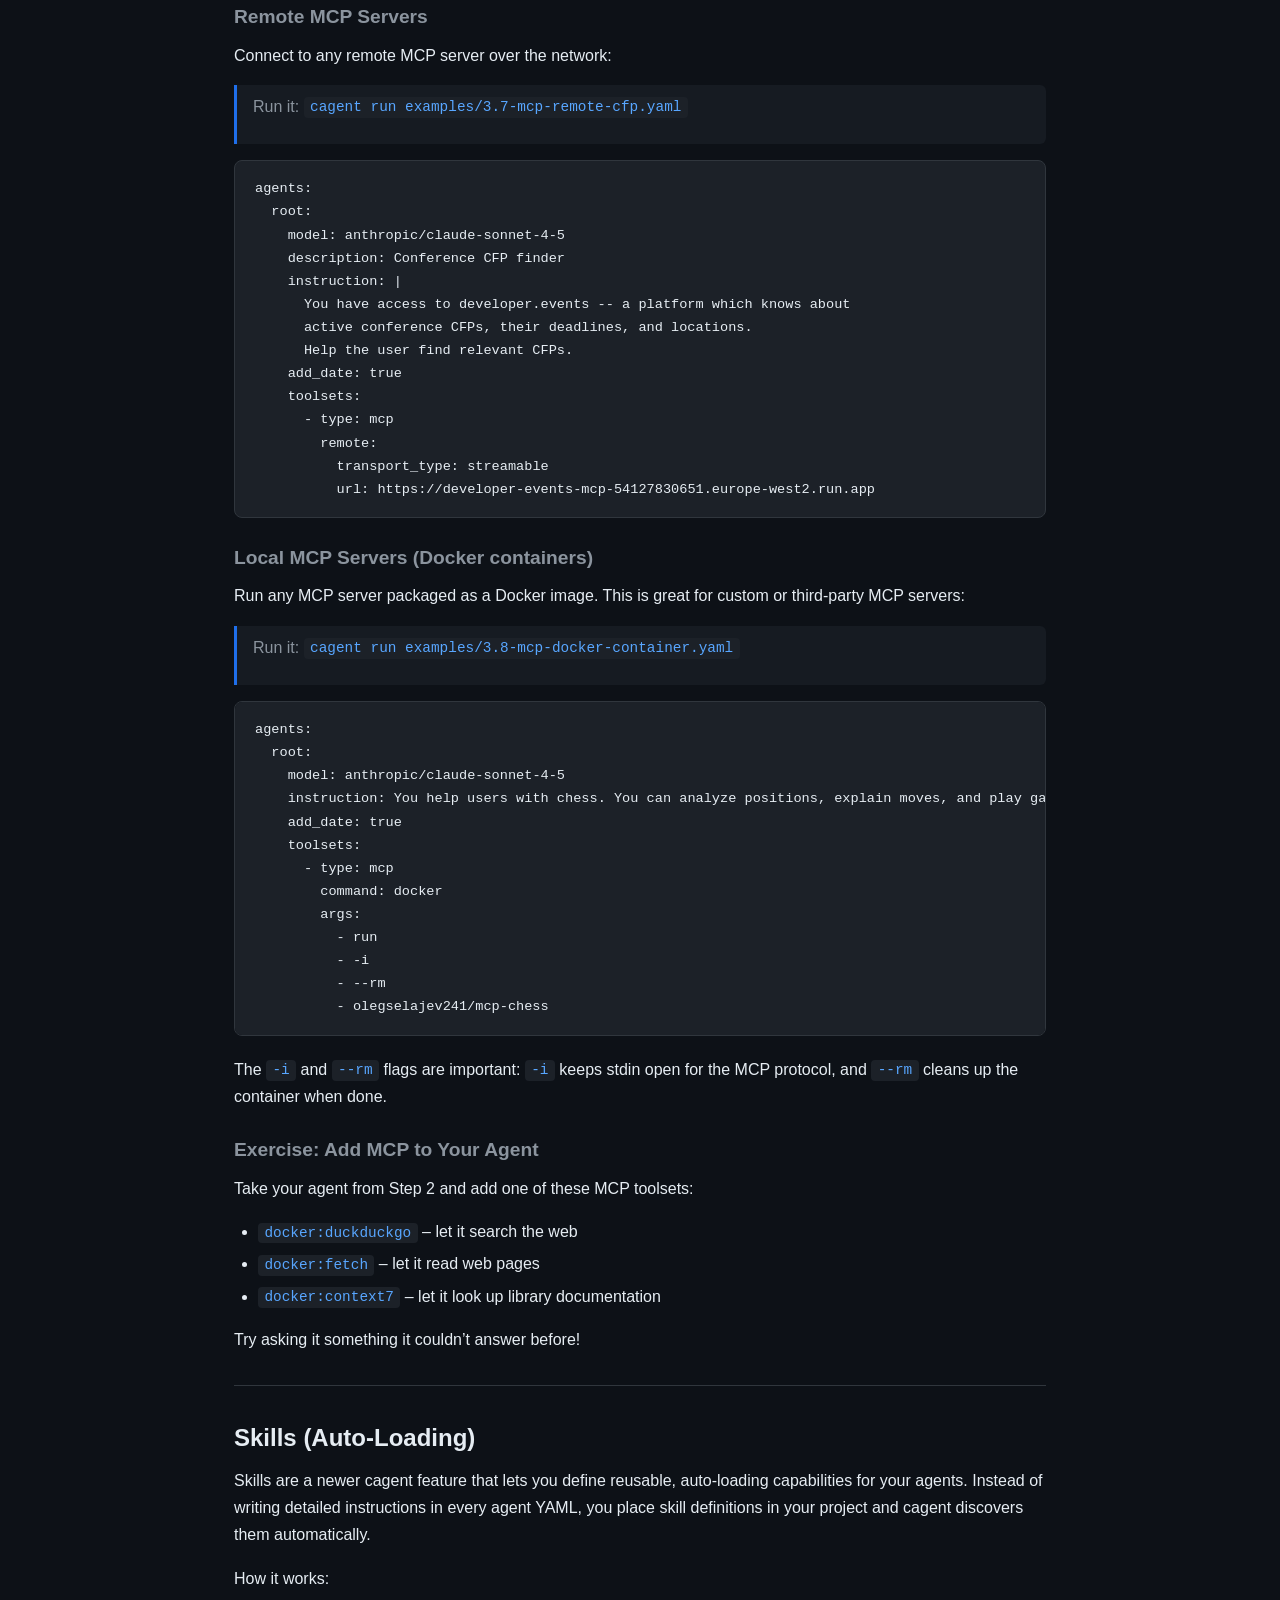
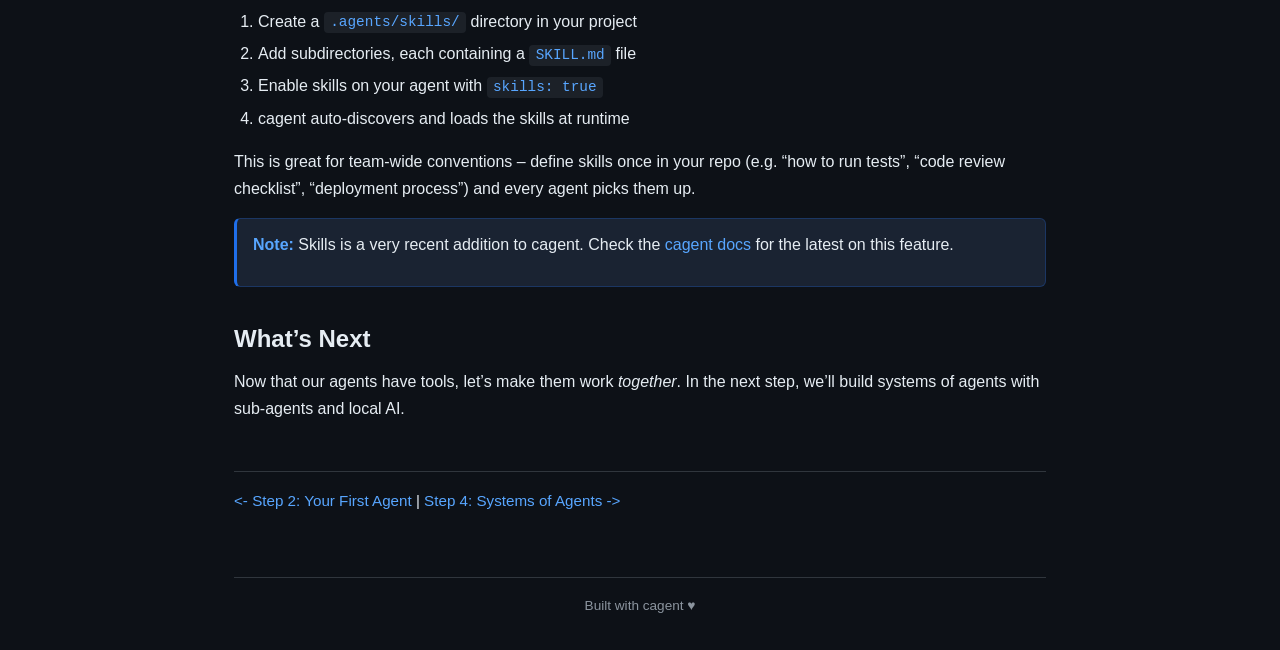
<file: docs/step3_tools.html>
<!DOCTYPE html>
<html lang="en">
<head>
  <meta charset="utf-8">
  <meta name="viewport" content="width=device-width, initial-scale=1">
  <title>cagent Workshop</title>
  <link rel="stylesheet" href="style.css">
</head>
<body>
<div class="nav-top">
<p><a href="index.html">&lt;- Back to Index</a></p>
</div>
<h1 id="step-3-tools-builtin-mcp-skills">Step 3: Tools – Builtin, MCP
&amp; Skills</h1>
<p>An agent without tools is just a chatbot. <strong>Tools</strong> are
what make agents useful – they let agents take actions in the real
world.</p>
<p>cagent provides three ways to give agents tools:</p>
<ol type="1">
<li><strong>Builtin tools</strong> – ready to use, no setup</li>
<li><strong>MCP servers</strong> – the Docker MCP Toolkit ecosystem</li>
<li><strong>Skills</strong> – auto-loading task-specific abilities
(new!)</li>
</ol>
<h2 id="builtin-tools">Builtin Tools</h2>
<p>cagent ships with several builtin tools. Add them to your agent’s
<code>toolsets</code>:</p>
<h3 id="think">Think</h3>
<p>Lets the model pause and reason step-by-step before responding. This
improves accuracy on complex tasks like math, logic, and multi-step
planning.</p>
<blockquote>
<p>Run it: <code>cagent run examples/3.1-think.yaml</code></p>
</blockquote>
<div class="sourceCode" id="cb1"><pre
class="sourceCode yaml"><code class="sourceCode yaml"><span id="cb1-1"><a href="#cb1-1" aria-hidden="true" tabindex="-1"></a><span class="fu">agents</span><span class="kw">:</span></span>
<span id="cb1-2"><a href="#cb1-2" aria-hidden="true" tabindex="-1"></a><span class="at">  </span><span class="fu">root</span><span class="kw">:</span></span>
<span id="cb1-3"><a href="#cb1-3" aria-hidden="true" tabindex="-1"></a><span class="at">    </span><span class="fu">model</span><span class="kw">:</span><span class="at"> openai/gpt-4o</span></span>
<span id="cb1-4"><a href="#cb1-4" aria-hidden="true" tabindex="-1"></a><span class="at">    </span><span class="fu">instruction</span><span class="kw">:</span><span class="at"> You are a problem solver</span></span>
<span id="cb1-5"><a href="#cb1-5" aria-hidden="true" tabindex="-1"></a><span class="at">    </span><span class="fu">toolsets</span><span class="kw">:</span></span>
<span id="cb1-6"><a href="#cb1-6" aria-hidden="true" tabindex="-1"></a><span class="at">      </span><span class="kw">-</span><span class="at"> </span><span class="fu">type</span><span class="kw">:</span><span class="at"> think</span></span></code></pre></div>
<h3 id="todo">Todo</h3>
<p>Task management – the agent can break complex work into smaller steps
and track progress. Essential for any agent doing multi-step tasks.</p>
<blockquote>
<p>Run it: <code>cagent run examples/3.3-todo.yaml</code></p>
</blockquote>
<div class="sourceCode" id="cb2"><pre
class="sourceCode yaml"><code class="sourceCode yaml"><span id="cb2-1"><a href="#cb2-1" aria-hidden="true" tabindex="-1"></a><span class="fu">agents</span><span class="kw">:</span></span>
<span id="cb2-2"><a href="#cb2-2" aria-hidden="true" tabindex="-1"></a><span class="at">  </span><span class="fu">root</span><span class="kw">:</span></span>
<span id="cb2-3"><a href="#cb2-3" aria-hidden="true" tabindex="-1"></a><span class="at">    </span><span class="fu">model</span><span class="kw">:</span><span class="at"> openai/gpt-4o</span></span>
<span id="cb2-4"><a href="#cb2-4" aria-hidden="true" tabindex="-1"></a><span class="at">    </span><span class="fu">instruction</span><span class="kw">:</span><span class="at"> You are a project manager</span></span>
<span id="cb2-5"><a href="#cb2-5" aria-hidden="true" tabindex="-1"></a><span class="at">    </span><span class="fu">toolsets</span><span class="kw">:</span></span>
<span id="cb2-6"><a href="#cb2-6" aria-hidden="true" tabindex="-1"></a><span class="at">      </span><span class="kw">-</span><span class="at"> </span><span class="fu">type</span><span class="kw">:</span><span class="at"> todo</span></span></code></pre></div>
<h3 id="shell-filesystem">Shell &amp; Filesystem</h3>
<p>The power tools – let your agent run commands and work with
files.</p>
<blockquote>
<p>Run it: <code>cagent run examples/3.4-developer-agent.yaml</code></p>
</blockquote>
<div class="sourceCode" id="cb3"><pre
class="sourceCode yaml"><code class="sourceCode yaml"><span id="cb3-1"><a href="#cb3-1" aria-hidden="true" tabindex="-1"></a><span class="fu">agents</span><span class="kw">:</span></span>
<span id="cb3-2"><a href="#cb3-2" aria-hidden="true" tabindex="-1"></a><span class="at">  </span><span class="fu">root</span><span class="kw">:</span></span>
<span id="cb3-3"><a href="#cb3-3" aria-hidden="true" tabindex="-1"></a><span class="at">    </span><span class="fu">model</span><span class="kw">:</span><span class="at"> openai/gpt-4o</span></span>
<span id="cb3-4"><a href="#cb3-4" aria-hidden="true" tabindex="-1"></a><span class="at">    </span><span class="fu">instruction</span><span class="kw">:</span><span class="at"> You are a developer assistant</span></span>
<span id="cb3-5"><a href="#cb3-5" aria-hidden="true" tabindex="-1"></a><span class="at">    </span><span class="fu">add_environment_info</span><span class="kw">:</span><span class="at"> </span><span class="ch">true</span></span>
<span id="cb3-6"><a href="#cb3-6" aria-hidden="true" tabindex="-1"></a><span class="at">    </span><span class="fu">add_date</span><span class="kw">:</span><span class="at"> </span><span class="ch">true</span></span>
<span id="cb3-7"><a href="#cb3-7" aria-hidden="true" tabindex="-1"></a><span class="at">    </span><span class="fu">toolsets</span><span class="kw">:</span></span>
<span id="cb3-8"><a href="#cb3-8" aria-hidden="true" tabindex="-1"></a><span class="at">      </span><span class="kw">-</span><span class="at"> </span><span class="fu">type</span><span class="kw">:</span><span class="at"> shell</span></span>
<span id="cb3-9"><a href="#cb3-9" aria-hidden="true" tabindex="-1"></a><span class="at">      </span><span class="kw">-</span><span class="at"> </span><span class="fu">type</span><span class="kw">:</span><span class="at"> filesystem</span></span>
<span id="cb3-10"><a href="#cb3-10" aria-hidden="true" tabindex="-1"></a><span class="at">      </span><span class="kw">-</span><span class="at"> </span><span class="fu">type</span><span class="kw">:</span><span class="at"> todo</span></span>
<span id="cb3-11"><a href="#cb3-11" aria-hidden="true" tabindex="-1"></a><span class="at">      </span><span class="kw">-</span><span class="at"> </span><span class="fu">type</span><span class="kw">:</span><span class="at"> think</span></span></code></pre></div>
<div class="tip">
<p><strong>Tip:</strong> Combine tools strategically. A developer agent
with <code>shell</code>, <code>filesystem</code>, <code>todo</code>, and
<code>think</code> is a powerful combination – it can plan work, read
code, make changes, and run tests.</p>
</div>
<p>There’s also a <strong>memory</strong> tool for persistent recall
across sessions – we’ll cover that in depth in <a
href="step6_new_cool_things.html">Step 6</a>.</p>
<hr />
<h2 id="mcp-model-context-protocol">MCP (Model Context Protocol)</h2>
<p>MCP is an open standard for connecting AI agents to external tools
and services. The <strong>Docker MCP Toolkit</strong> makes it trivially
easy to use MCP servers – they run in containers, so there’s nothing to
install.</p>
<h3 id="docker-toolkit-mcp-servers">Docker Toolkit MCP Servers</h3>
<p>The simplest way to add MCP tools. Just reference them with
<code>docker:</code>:</p>
<blockquote>
<p>Run it: <code>cagent run examples/3.5-mcp-fetch.yaml</code></p>
</blockquote>
<div class="sourceCode" id="cb4"><pre
class="sourceCode yaml"><code class="sourceCode yaml"><span id="cb4-1"><a href="#cb4-1" aria-hidden="true" tabindex="-1"></a><span class="fu">agents</span><span class="kw">:</span></span>
<span id="cb4-2"><a href="#cb4-2" aria-hidden="true" tabindex="-1"></a><span class="at">  </span><span class="fu">root</span><span class="kw">:</span></span>
<span id="cb4-3"><a href="#cb4-3" aria-hidden="true" tabindex="-1"></a><span class="at">    </span><span class="fu">model</span><span class="kw">:</span><span class="at"> openai/gpt-4o</span></span>
<span id="cb4-4"><a href="#cb4-4" aria-hidden="true" tabindex="-1"></a><span class="at">    </span><span class="fu">instruction</span><span class="kw">:</span><span class="at"> Summarize URLs for users</span></span>
<span id="cb4-5"><a href="#cb4-5" aria-hidden="true" tabindex="-1"></a><span class="at">    </span><span class="fu">toolsets</span><span class="kw">:</span></span>
<span id="cb4-6"><a href="#cb4-6" aria-hidden="true" tabindex="-1"></a><span class="at">      </span><span class="kw">-</span><span class="at"> </span><span class="fu">type</span><span class="kw">:</span><span class="at"> mcp</span></span>
<span id="cb4-7"><a href="#cb4-7" aria-hidden="true" tabindex="-1"></a><span class="at">        </span><span class="fu">ref</span><span class="kw">:</span><span class="at"> docker:fetch</span></span></code></pre></div>
<p>Some popular Docker MCP servers:</p>
<table>
<thead>
<tr>
<th>Server</th>
<th>What it does</th>
</tr>
</thead>
<tbody>
<tr>
<td><code>docker:fetch</code></td>
<td>Fetch and parse web content</td>
</tr>
<tr>
<td><code>docker:duckduckgo</code></td>
<td>Web search</td>
</tr>
<tr>
<td><code>docker:context7</code></td>
<td>Up-to-date library documentation</td>
</tr>
<tr>
<td><code>docker:brave</code></td>
<td>Brave web search</td>
</tr>
<tr>
<td><code>docker:github</code></td>
<td>GitHub integration</td>
</tr>
</tbody>
</table>
<h3 id="docker-mcp-gateway">Docker MCP Gateway</h3>
<p>The MCP Gateway gives your agent access to all MCP servers you’ve
configured in Docker Desktop. Instead of listing them one by one, you
get everything at once:</p>
<blockquote>
<p>Run it: <code>cagent run examples/3.6-mcp-gateway.yaml</code></p>
</blockquote>
<div class="sourceCode" id="cb5"><pre
class="sourceCode yaml"><code class="sourceCode yaml"><span id="cb5-1"><a href="#cb5-1" aria-hidden="true" tabindex="-1"></a><span class="fu">agents</span><span class="kw">:</span></span>
<span id="cb5-2"><a href="#cb5-2" aria-hidden="true" tabindex="-1"></a><span class="at">  </span><span class="fu">root</span><span class="kw">:</span></span>
<span id="cb5-3"><a href="#cb5-3" aria-hidden="true" tabindex="-1"></a><span class="at">    </span><span class="fu">model</span><span class="kw">:</span><span class="at"> openai/gpt-4o</span></span>
<span id="cb5-4"><a href="#cb5-4" aria-hidden="true" tabindex="-1"></a><span class="at">    </span><span class="fu">instruction</span><span class="kw">:</span><span class="at"> You are a helpful assistant</span></span>
<span id="cb5-5"><a href="#cb5-5" aria-hidden="true" tabindex="-1"></a><span class="at">    </span><span class="fu">toolsets</span><span class="kw">:</span></span>
<span id="cb5-6"><a href="#cb5-6" aria-hidden="true" tabindex="-1"></a><span class="at">      </span><span class="kw">-</span><span class="at"> </span><span class="fu">type</span><span class="kw">:</span><span class="at"> mcp</span></span>
<span id="cb5-7"><a href="#cb5-7" aria-hidden="true" tabindex="-1"></a><span class="at">        </span><span class="fu">command</span><span class="kw">:</span><span class="at"> docker</span></span>
<span id="cb5-8"><a href="#cb5-8" aria-hidden="true" tabindex="-1"></a><span class="at">        </span><span class="fu">args</span><span class="kw">:</span><span class="at"> </span><span class="kw">[</span><span class="st">&quot;mcp&quot;</span><span class="kw">,</span><span class="at"> </span><span class="st">&quot;gateway&quot;</span><span class="kw">,</span><span class="at"> </span><span class="st">&quot;run&quot;</span><span class="kw">]</span></span></code></pre></div>
<h3 id="remote-mcp-servers">Remote MCP Servers</h3>
<p>Connect to any remote MCP server over the network:</p>
<blockquote>
<p>Run it: <code>cagent run examples/3.7-mcp-remote-cfp.yaml</code></p>
</blockquote>
<div class="sourceCode" id="cb6"><pre
class="sourceCode yaml"><code class="sourceCode yaml"><span id="cb6-1"><a href="#cb6-1" aria-hidden="true" tabindex="-1"></a><span class="fu">agents</span><span class="kw">:</span></span>
<span id="cb6-2"><a href="#cb6-2" aria-hidden="true" tabindex="-1"></a><span class="at">  </span><span class="fu">root</span><span class="kw">:</span></span>
<span id="cb6-3"><a href="#cb6-3" aria-hidden="true" tabindex="-1"></a><span class="at">    </span><span class="fu">model</span><span class="kw">:</span><span class="at"> anthropic/claude-sonnet-4-5</span></span>
<span id="cb6-4"><a href="#cb6-4" aria-hidden="true" tabindex="-1"></a><span class="at">    </span><span class="fu">description</span><span class="kw">:</span><span class="at"> Conference CFP finder</span></span>
<span id="cb6-5"><a href="#cb6-5" aria-hidden="true" tabindex="-1"></a><span class="fu">    instruction</span><span class="kw">: </span><span class="ch">|</span></span>
<span id="cb6-6"><a href="#cb6-6" aria-hidden="true" tabindex="-1"></a>      You have access to developer.events -- a platform which knows about</span>
<span id="cb6-7"><a href="#cb6-7" aria-hidden="true" tabindex="-1"></a>      active conference CFPs, their deadlines, and locations.</span>
<span id="cb6-8"><a href="#cb6-8" aria-hidden="true" tabindex="-1"></a>      Help the user find relevant CFPs.</span>
<span id="cb6-9"><a href="#cb6-9" aria-hidden="true" tabindex="-1"></a><span class="at">    </span><span class="fu">add_date</span><span class="kw">:</span><span class="at"> </span><span class="ch">true</span></span>
<span id="cb6-10"><a href="#cb6-10" aria-hidden="true" tabindex="-1"></a><span class="at">    </span><span class="fu">toolsets</span><span class="kw">:</span></span>
<span id="cb6-11"><a href="#cb6-11" aria-hidden="true" tabindex="-1"></a><span class="at">      </span><span class="kw">-</span><span class="at"> </span><span class="fu">type</span><span class="kw">:</span><span class="at"> mcp</span></span>
<span id="cb6-12"><a href="#cb6-12" aria-hidden="true" tabindex="-1"></a><span class="at">        </span><span class="fu">remote</span><span class="kw">:</span></span>
<span id="cb6-13"><a href="#cb6-13" aria-hidden="true" tabindex="-1"></a><span class="at">          </span><span class="fu">transport_type</span><span class="kw">:</span><span class="at"> streamable</span></span>
<span id="cb6-14"><a href="#cb6-14" aria-hidden="true" tabindex="-1"></a><span class="at">          </span><span class="fu">url</span><span class="kw">:</span><span class="at"> https://developer-events-mcp-54127830651.europe-west2.run.app</span></span></code></pre></div>
<h3 id="local-mcp-servers-docker-containers">Local MCP Servers (Docker
containers)</h3>
<p>Run any MCP server packaged as a Docker image. This is great for
custom or third-party MCP servers:</p>
<blockquote>
<p>Run it:
<code>cagent run examples/3.8-mcp-docker-container.yaml</code></p>
</blockquote>
<div class="sourceCode" id="cb7"><pre
class="sourceCode yaml"><code class="sourceCode yaml"><span id="cb7-1"><a href="#cb7-1" aria-hidden="true" tabindex="-1"></a><span class="fu">agents</span><span class="kw">:</span></span>
<span id="cb7-2"><a href="#cb7-2" aria-hidden="true" tabindex="-1"></a><span class="at">  </span><span class="fu">root</span><span class="kw">:</span></span>
<span id="cb7-3"><a href="#cb7-3" aria-hidden="true" tabindex="-1"></a><span class="at">    </span><span class="fu">model</span><span class="kw">:</span><span class="at"> anthropic/claude-sonnet-4-5</span></span>
<span id="cb7-4"><a href="#cb7-4" aria-hidden="true" tabindex="-1"></a><span class="at">    </span><span class="fu">instruction</span><span class="kw">:</span><span class="at"> You help users with chess. You can analyze positions, explain moves, and play games.</span></span>
<span id="cb7-5"><a href="#cb7-5" aria-hidden="true" tabindex="-1"></a><span class="at">    </span><span class="fu">add_date</span><span class="kw">:</span><span class="at"> </span><span class="ch">true</span></span>
<span id="cb7-6"><a href="#cb7-6" aria-hidden="true" tabindex="-1"></a><span class="at">    </span><span class="fu">toolsets</span><span class="kw">:</span></span>
<span id="cb7-7"><a href="#cb7-7" aria-hidden="true" tabindex="-1"></a><span class="at">      </span><span class="kw">-</span><span class="at"> </span><span class="fu">type</span><span class="kw">:</span><span class="at"> mcp</span></span>
<span id="cb7-8"><a href="#cb7-8" aria-hidden="true" tabindex="-1"></a><span class="at">        </span><span class="fu">command</span><span class="kw">:</span><span class="at"> docker</span></span>
<span id="cb7-9"><a href="#cb7-9" aria-hidden="true" tabindex="-1"></a><span class="at">        </span><span class="fu">args</span><span class="kw">:</span></span>
<span id="cb7-10"><a href="#cb7-10" aria-hidden="true" tabindex="-1"></a><span class="at">          </span><span class="kw">-</span><span class="at"> run</span></span>
<span id="cb7-11"><a href="#cb7-11" aria-hidden="true" tabindex="-1"></a><span class="at">          </span><span class="kw">-</span><span class="at"> -i</span></span>
<span id="cb7-12"><a href="#cb7-12" aria-hidden="true" tabindex="-1"></a><span class="at">          </span><span class="kw">-</span><span class="at"> --rm</span></span>
<span id="cb7-13"><a href="#cb7-13" aria-hidden="true" tabindex="-1"></a><span class="at">          </span><span class="kw">-</span><span class="at"> olegselajev241/mcp-chess</span></span></code></pre></div>
<p>The <code>-i</code> and <code>--rm</code> flags are important:
<code>-i</code> keeps stdin open for the MCP protocol, and
<code>--rm</code> cleans up the container when done.</p>
<h3 id="exercise-add-mcp-to-your-agent">Exercise: Add MCP to Your
Agent</h3>
<p>Take your agent from Step 2 and add one of these MCP toolsets:</p>
<ul>
<li><code>docker:duckduckgo</code> – let it search the web</li>
<li><code>docker:fetch</code> – let it read web pages</li>
<li><code>docker:context7</code> – let it look up library
documentation</li>
</ul>
<p>Try asking it something it couldn’t answer before!</p>
<hr />
<h2 id="skills-auto-loading">Skills (Auto-Loading)</h2>
<p>Skills are a newer cagent feature that lets you define reusable,
auto-loading capabilities for your agents. Instead of writing detailed
instructions in every agent YAML, you place skill definitions in your
project and cagent discovers them automatically.</p>
<p>How it works:</p>
<ol type="1">
<li>Create a <code>.agents/skills/</code> directory in your project</li>
<li>Add subdirectories, each containing a <code>SKILL.md</code>
file</li>
<li>Enable skills on your agent with <code>skills: true</code></li>
<li>cagent auto-discovers and loads the skills at runtime</li>
</ol>
<p>This is great for team-wide conventions – define skills once in your
repo (e.g. “how to run tests”, “code review checklist”, “deployment
process”) and every agent picks them up.</p>
<div class="tip">
<p><strong>Note:</strong> Skills is a very recent addition to cagent.
Check the <a href="https://github.com/docker/cagent">cagent docs</a> for
the latest on this feature.</p>
</div>
<h2 id="whats-next">What’s Next</h2>
<p>Now that our agents have tools, let’s make them work
<em>together</em>. In the next step, we’ll build systems of agents with
sub-agents and local AI.</p>
<div class="nav-bottom">
<p><a href="step2_mini_example.html">&lt;- Step 2: Your First Agent</a>
| <a href="step4_systems_of_agents.html">Step 4: Systems of Agents
-&gt;</a></p>
</div>
<div class="footer">Built with cagent &hearts;</div>
<script>
document.querySelectorAll('pre').forEach(function(pre) {
  var btn = document.createElement('button');
  btn.className = 'copy-btn';
  btn.textContent = 'Copy';
  btn.addEventListener('click', function() {
    var code = pre.querySelector('code');
    var text = (code || pre).textContent;
    navigator.clipboard.writeText(text).then(function() {
      btn.textContent = 'Copied!';
      setTimeout(function() { btn.textContent = 'Copy'; }, 1500);
    });
  });
  pre.style.position = 'relative';
  pre.appendChild(btn);
});
</script>
</body>
</html>
</file>
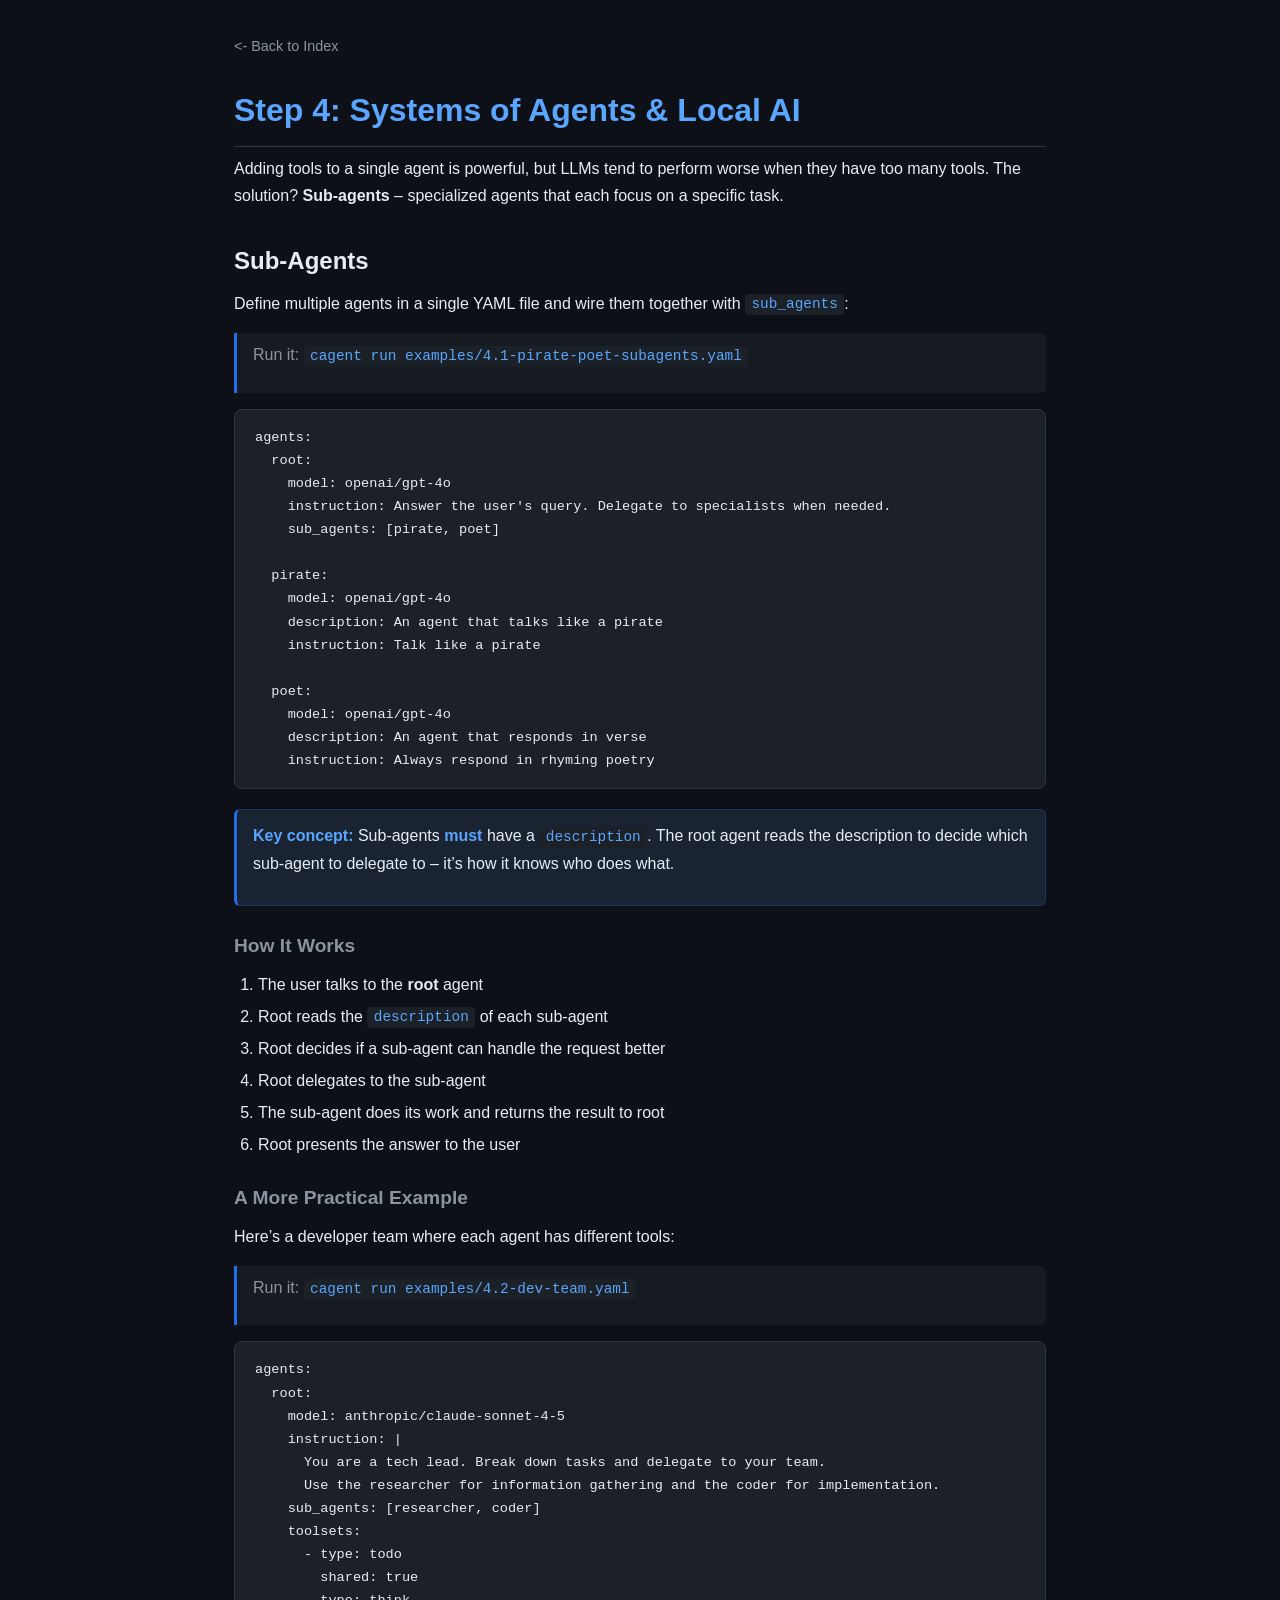
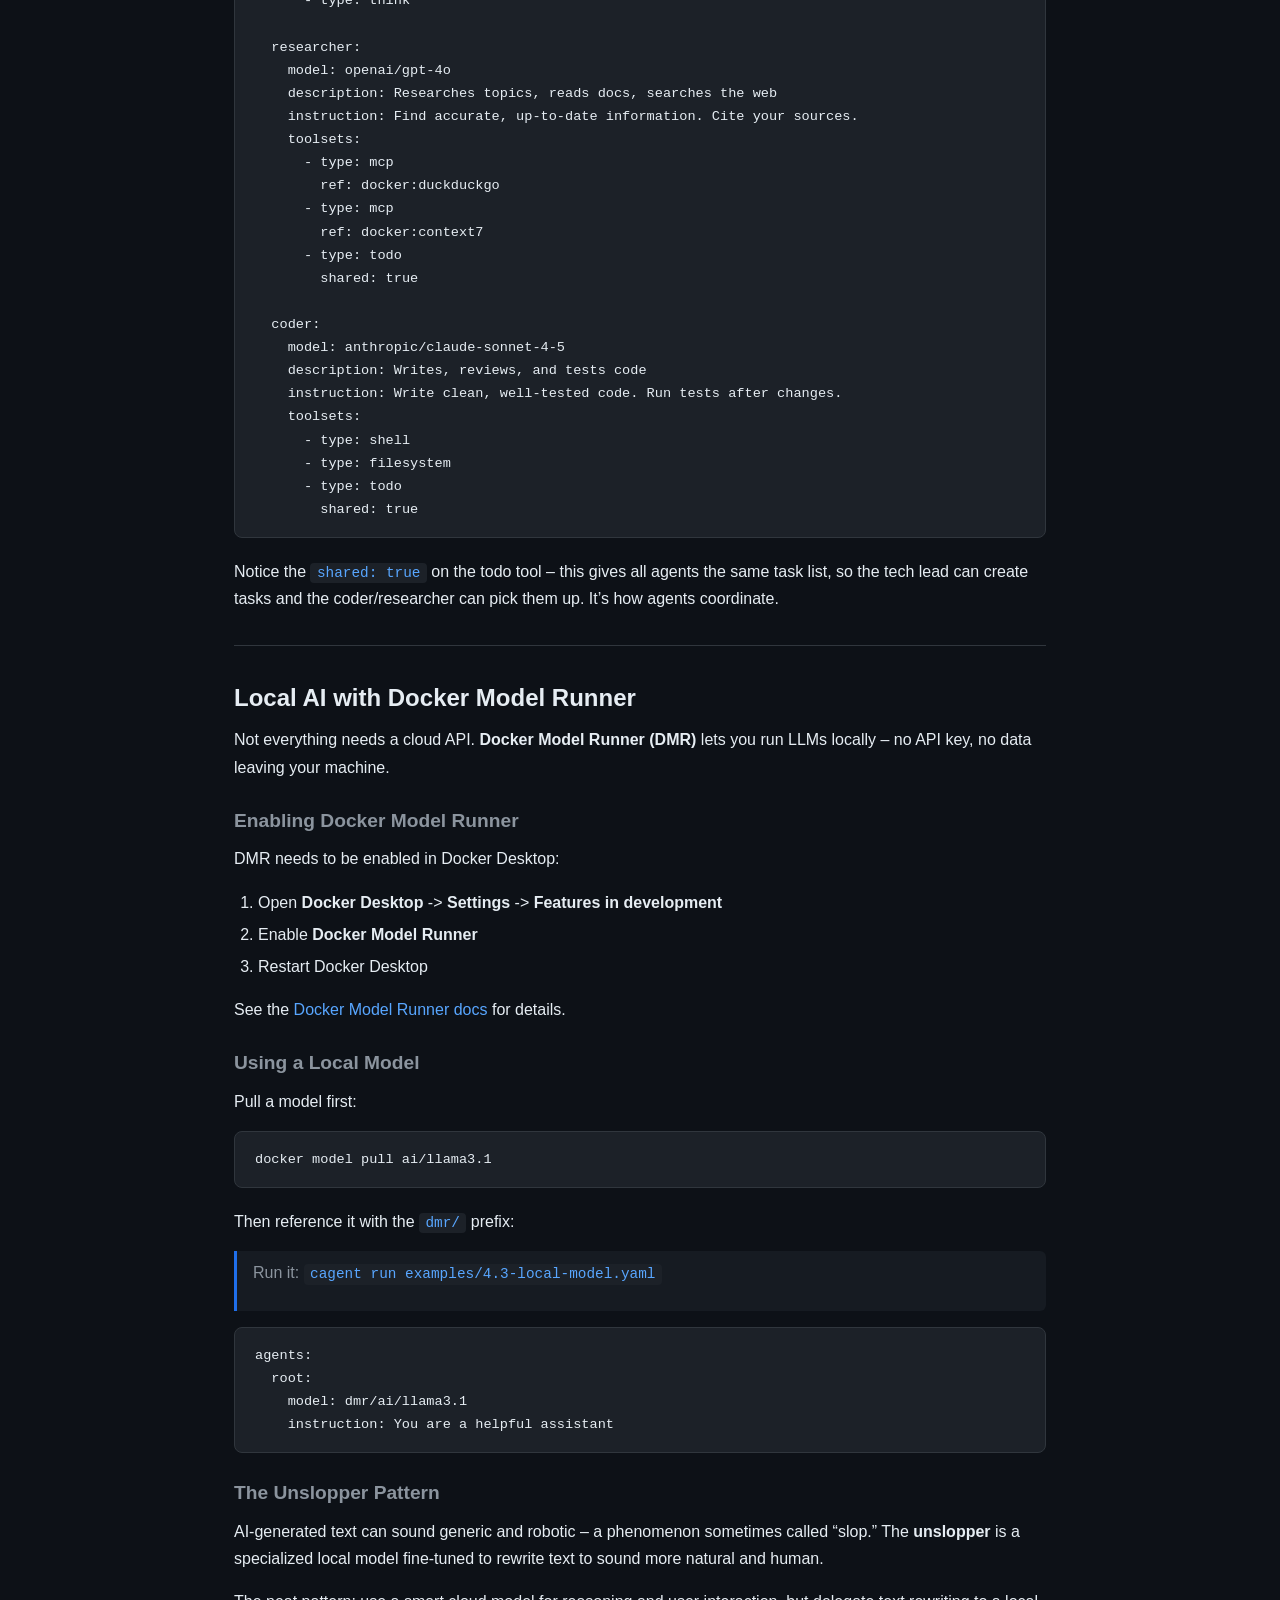
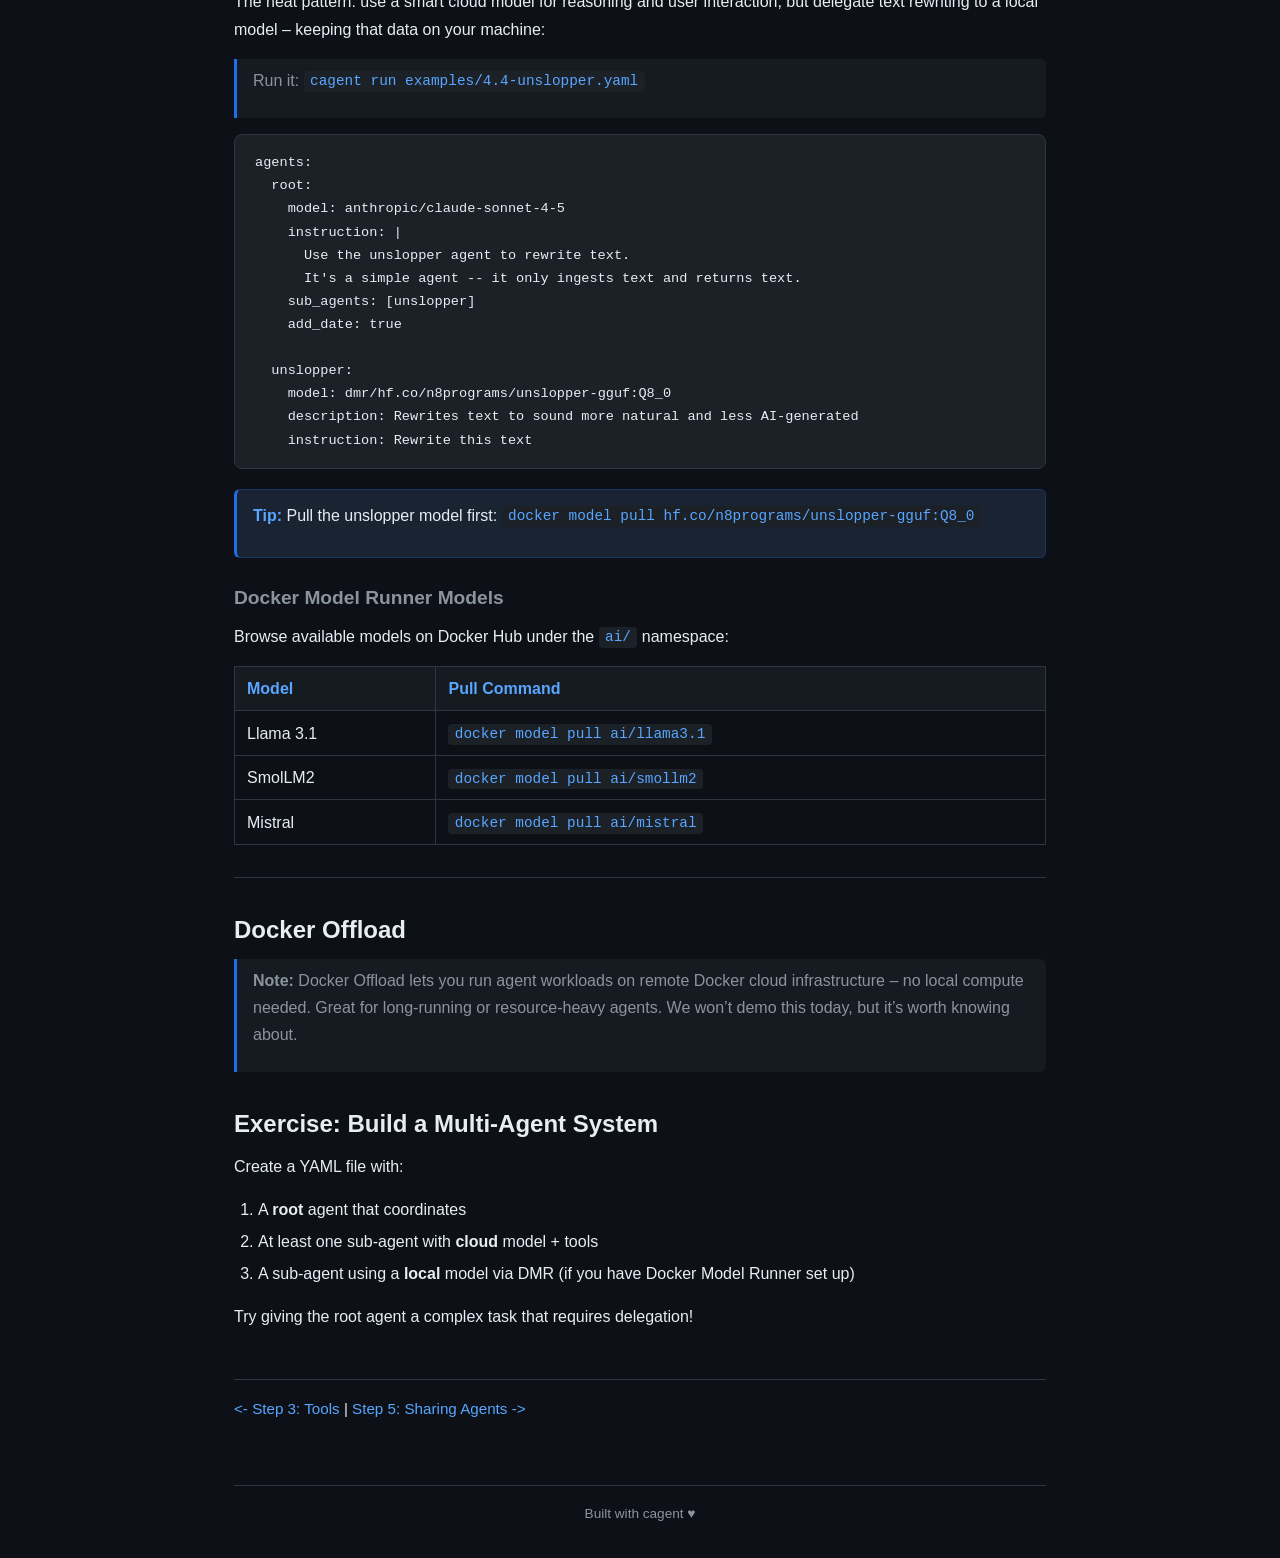
<file: docs/step4_systems_of_agents.html>
<!DOCTYPE html>
<html lang="en">
<head>
  <meta charset="utf-8">
  <meta name="viewport" content="width=device-width, initial-scale=1">
  <title>cagent Workshop</title>
  <link rel="stylesheet" href="style.css">
</head>
<body>
<div class="nav-top">
<p><a href="index.html">&lt;- Back to Index</a></p>
</div>
<h1 id="step-4-systems-of-agents-local-ai">Step 4: Systems of Agents
&amp; Local AI</h1>
<p>Adding tools to a single agent is powerful, but LLMs tend to perform
worse when they have too many tools. The solution?
<strong>Sub-agents</strong> – specialized agents that each focus on a
specific task.</p>
<h2 id="sub-agents">Sub-Agents</h2>
<p>Define multiple agents in a single YAML file and wire them together
with <code>sub_agents</code>:</p>
<blockquote>
<p>Run it:
<code>cagent run examples/4.1-pirate-poet-subagents.yaml</code></p>
</blockquote>
<div class="sourceCode" id="cb1"><pre
class="sourceCode yaml"><code class="sourceCode yaml"><span id="cb1-1"><a href="#cb1-1" aria-hidden="true" tabindex="-1"></a><span class="fu">agents</span><span class="kw">:</span></span>
<span id="cb1-2"><a href="#cb1-2" aria-hidden="true" tabindex="-1"></a><span class="at">  </span><span class="fu">root</span><span class="kw">:</span></span>
<span id="cb1-3"><a href="#cb1-3" aria-hidden="true" tabindex="-1"></a><span class="at">    </span><span class="fu">model</span><span class="kw">:</span><span class="at"> openai/gpt-4o</span></span>
<span id="cb1-4"><a href="#cb1-4" aria-hidden="true" tabindex="-1"></a><span class="at">    </span><span class="fu">instruction</span><span class="kw">:</span><span class="at"> Answer the user&#39;s query. Delegate to specialists when needed.</span></span>
<span id="cb1-5"><a href="#cb1-5" aria-hidden="true" tabindex="-1"></a><span class="at">    </span><span class="fu">sub_agents</span><span class="kw">:</span><span class="at"> </span><span class="kw">[</span><span class="at">pirate</span><span class="kw">,</span><span class="at"> poet</span><span class="kw">]</span></span>
<span id="cb1-6"><a href="#cb1-6" aria-hidden="true" tabindex="-1"></a></span>
<span id="cb1-7"><a href="#cb1-7" aria-hidden="true" tabindex="-1"></a><span class="at">  </span><span class="fu">pirate</span><span class="kw">:</span></span>
<span id="cb1-8"><a href="#cb1-8" aria-hidden="true" tabindex="-1"></a><span class="at">    </span><span class="fu">model</span><span class="kw">:</span><span class="at"> openai/gpt-4o</span></span>
<span id="cb1-9"><a href="#cb1-9" aria-hidden="true" tabindex="-1"></a><span class="at">    </span><span class="fu">description</span><span class="kw">:</span><span class="at"> An agent that talks like a pirate</span></span>
<span id="cb1-10"><a href="#cb1-10" aria-hidden="true" tabindex="-1"></a><span class="at">    </span><span class="fu">instruction</span><span class="kw">:</span><span class="at"> Talk like a pirate</span></span>
<span id="cb1-11"><a href="#cb1-11" aria-hidden="true" tabindex="-1"></a></span>
<span id="cb1-12"><a href="#cb1-12" aria-hidden="true" tabindex="-1"></a><span class="at">  </span><span class="fu">poet</span><span class="kw">:</span></span>
<span id="cb1-13"><a href="#cb1-13" aria-hidden="true" tabindex="-1"></a><span class="at">    </span><span class="fu">model</span><span class="kw">:</span><span class="at"> openai/gpt-4o</span></span>
<span id="cb1-14"><a href="#cb1-14" aria-hidden="true" tabindex="-1"></a><span class="at">    </span><span class="fu">description</span><span class="kw">:</span><span class="at"> An agent that responds in verse</span></span>
<span id="cb1-15"><a href="#cb1-15" aria-hidden="true" tabindex="-1"></a><span class="at">    </span><span class="fu">instruction</span><span class="kw">:</span><span class="at"> Always respond in rhyming poetry</span></span></code></pre></div>
<div class="tip">
<p><strong>Key concept:</strong> Sub-agents <strong>must</strong> have a
<code>description</code>. The root agent reads the description to decide
which sub-agent to delegate to – it’s how it knows who does what.</p>
</div>
<h3 id="how-it-works">How It Works</h3>
<ol type="1">
<li>The user talks to the <strong>root</strong> agent</li>
<li>Root reads the <code>description</code> of each sub-agent</li>
<li>Root decides if a sub-agent can handle the request better</li>
<li>Root delegates to the sub-agent</li>
<li>The sub-agent does its work and returns the result to root</li>
<li>Root presents the answer to the user</li>
</ol>
<h3 id="a-more-practical-example">A More Practical Example</h3>
<p>Here’s a developer team where each agent has different tools:</p>
<blockquote>
<p>Run it: <code>cagent run examples/4.2-dev-team.yaml</code></p>
</blockquote>
<div class="sourceCode" id="cb2"><pre
class="sourceCode yaml"><code class="sourceCode yaml"><span id="cb2-1"><a href="#cb2-1" aria-hidden="true" tabindex="-1"></a><span class="fu">agents</span><span class="kw">:</span></span>
<span id="cb2-2"><a href="#cb2-2" aria-hidden="true" tabindex="-1"></a><span class="at">  </span><span class="fu">root</span><span class="kw">:</span></span>
<span id="cb2-3"><a href="#cb2-3" aria-hidden="true" tabindex="-1"></a><span class="at">    </span><span class="fu">model</span><span class="kw">:</span><span class="at"> anthropic/claude-sonnet-4-5</span></span>
<span id="cb2-4"><a href="#cb2-4" aria-hidden="true" tabindex="-1"></a><span class="fu">    instruction</span><span class="kw">: </span><span class="ch">|</span></span>
<span id="cb2-5"><a href="#cb2-5" aria-hidden="true" tabindex="-1"></a>      You are a tech lead. Break down tasks and delegate to your team.</span>
<span id="cb2-6"><a href="#cb2-6" aria-hidden="true" tabindex="-1"></a>      Use the researcher for information gathering and the coder for implementation.</span>
<span id="cb2-7"><a href="#cb2-7" aria-hidden="true" tabindex="-1"></a><span class="at">    </span><span class="fu">sub_agents</span><span class="kw">:</span><span class="at"> </span><span class="kw">[</span><span class="at">researcher</span><span class="kw">,</span><span class="at"> coder</span><span class="kw">]</span></span>
<span id="cb2-8"><a href="#cb2-8" aria-hidden="true" tabindex="-1"></a><span class="at">    </span><span class="fu">toolsets</span><span class="kw">:</span></span>
<span id="cb2-9"><a href="#cb2-9" aria-hidden="true" tabindex="-1"></a><span class="at">      </span><span class="kw">-</span><span class="at"> </span><span class="fu">type</span><span class="kw">:</span><span class="at"> todo</span></span>
<span id="cb2-10"><a href="#cb2-10" aria-hidden="true" tabindex="-1"></a><span class="at">        </span><span class="fu">shared</span><span class="kw">:</span><span class="at"> </span><span class="ch">true</span></span>
<span id="cb2-11"><a href="#cb2-11" aria-hidden="true" tabindex="-1"></a><span class="at">      </span><span class="kw">-</span><span class="at"> </span><span class="fu">type</span><span class="kw">:</span><span class="at"> think</span></span>
<span id="cb2-12"><a href="#cb2-12" aria-hidden="true" tabindex="-1"></a></span>
<span id="cb2-13"><a href="#cb2-13" aria-hidden="true" tabindex="-1"></a><span class="at">  </span><span class="fu">researcher</span><span class="kw">:</span></span>
<span id="cb2-14"><a href="#cb2-14" aria-hidden="true" tabindex="-1"></a><span class="at">    </span><span class="fu">model</span><span class="kw">:</span><span class="at"> openai/gpt-4o</span></span>
<span id="cb2-15"><a href="#cb2-15" aria-hidden="true" tabindex="-1"></a><span class="at">    </span><span class="fu">description</span><span class="kw">:</span><span class="at"> Researches topics, reads docs, searches the web</span></span>
<span id="cb2-16"><a href="#cb2-16" aria-hidden="true" tabindex="-1"></a><span class="at">    </span><span class="fu">instruction</span><span class="kw">:</span><span class="at"> Find accurate, up-to-date information. Cite your sources.</span></span>
<span id="cb2-17"><a href="#cb2-17" aria-hidden="true" tabindex="-1"></a><span class="at">    </span><span class="fu">toolsets</span><span class="kw">:</span></span>
<span id="cb2-18"><a href="#cb2-18" aria-hidden="true" tabindex="-1"></a><span class="at">      </span><span class="kw">-</span><span class="at"> </span><span class="fu">type</span><span class="kw">:</span><span class="at"> mcp</span></span>
<span id="cb2-19"><a href="#cb2-19" aria-hidden="true" tabindex="-1"></a><span class="at">        </span><span class="fu">ref</span><span class="kw">:</span><span class="at"> docker:duckduckgo</span></span>
<span id="cb2-20"><a href="#cb2-20" aria-hidden="true" tabindex="-1"></a><span class="at">      </span><span class="kw">-</span><span class="at"> </span><span class="fu">type</span><span class="kw">:</span><span class="at"> mcp</span></span>
<span id="cb2-21"><a href="#cb2-21" aria-hidden="true" tabindex="-1"></a><span class="at">        </span><span class="fu">ref</span><span class="kw">:</span><span class="at"> docker:context7</span></span>
<span id="cb2-22"><a href="#cb2-22" aria-hidden="true" tabindex="-1"></a><span class="at">      </span><span class="kw">-</span><span class="at"> </span><span class="fu">type</span><span class="kw">:</span><span class="at"> todo</span></span>
<span id="cb2-23"><a href="#cb2-23" aria-hidden="true" tabindex="-1"></a><span class="at">        </span><span class="fu">shared</span><span class="kw">:</span><span class="at"> </span><span class="ch">true</span></span>
<span id="cb2-24"><a href="#cb2-24" aria-hidden="true" tabindex="-1"></a></span>
<span id="cb2-25"><a href="#cb2-25" aria-hidden="true" tabindex="-1"></a><span class="at">  </span><span class="fu">coder</span><span class="kw">:</span></span>
<span id="cb2-26"><a href="#cb2-26" aria-hidden="true" tabindex="-1"></a><span class="at">    </span><span class="fu">model</span><span class="kw">:</span><span class="at"> anthropic/claude-sonnet-4-5</span></span>
<span id="cb2-27"><a href="#cb2-27" aria-hidden="true" tabindex="-1"></a><span class="at">    </span><span class="fu">description</span><span class="kw">:</span><span class="at"> Writes, reviews, and tests code</span></span>
<span id="cb2-28"><a href="#cb2-28" aria-hidden="true" tabindex="-1"></a><span class="at">    </span><span class="fu">instruction</span><span class="kw">:</span><span class="at"> Write clean, well-tested code. Run tests after changes.</span></span>
<span id="cb2-29"><a href="#cb2-29" aria-hidden="true" tabindex="-1"></a><span class="at">    </span><span class="fu">toolsets</span><span class="kw">:</span></span>
<span id="cb2-30"><a href="#cb2-30" aria-hidden="true" tabindex="-1"></a><span class="at">      </span><span class="kw">-</span><span class="at"> </span><span class="fu">type</span><span class="kw">:</span><span class="at"> shell</span></span>
<span id="cb2-31"><a href="#cb2-31" aria-hidden="true" tabindex="-1"></a><span class="at">      </span><span class="kw">-</span><span class="at"> </span><span class="fu">type</span><span class="kw">:</span><span class="at"> filesystem</span></span>
<span id="cb2-32"><a href="#cb2-32" aria-hidden="true" tabindex="-1"></a><span class="at">      </span><span class="kw">-</span><span class="at"> </span><span class="fu">type</span><span class="kw">:</span><span class="at"> todo</span></span>
<span id="cb2-33"><a href="#cb2-33" aria-hidden="true" tabindex="-1"></a><span class="at">        </span><span class="fu">shared</span><span class="kw">:</span><span class="at"> </span><span class="ch">true</span></span></code></pre></div>
<p>Notice the <code>shared: true</code> on the todo tool – this gives
all agents the same task list, so the tech lead can create tasks and the
coder/researcher can pick them up. It’s how agents coordinate.</p>
<hr />
<h2 id="local-ai-with-docker-model-runner">Local AI with Docker Model
Runner</h2>
<p>Not everything needs a cloud API. <strong>Docker Model Runner
(DMR)</strong> lets you run LLMs locally – no API key, no data leaving
your machine.</p>
<h3 id="enabling-docker-model-runner">Enabling Docker Model Runner</h3>
<p>DMR needs to be enabled in Docker Desktop:</p>
<ol type="1">
<li>Open <strong>Docker Desktop</strong> -&gt; <strong>Settings</strong>
-&gt; <strong>Features in development</strong></li>
<li>Enable <strong>Docker Model Runner</strong></li>
<li>Restart Docker Desktop</li>
</ol>
<p>See the <a href="https://docs.docker.com/ai/model-runner/">Docker
Model Runner docs</a> for details.</p>
<h3 id="using-a-local-model">Using a Local Model</h3>
<p>Pull a model first:</p>
<div class="sourceCode" id="cb3"><pre
class="sourceCode bash"><code class="sourceCode bash"><span id="cb3-1"><a href="#cb3-1" aria-hidden="true" tabindex="-1"></a><span class="ex">docker</span> model pull ai/llama3.1</span></code></pre></div>
<p>Then reference it with the <code>dmr/</code> prefix:</p>
<blockquote>
<p>Run it: <code>cagent run examples/4.3-local-model.yaml</code></p>
</blockquote>
<div class="sourceCode" id="cb4"><pre
class="sourceCode yaml"><code class="sourceCode yaml"><span id="cb4-1"><a href="#cb4-1" aria-hidden="true" tabindex="-1"></a><span class="fu">agents</span><span class="kw">:</span></span>
<span id="cb4-2"><a href="#cb4-2" aria-hidden="true" tabindex="-1"></a><span class="at">  </span><span class="fu">root</span><span class="kw">:</span></span>
<span id="cb4-3"><a href="#cb4-3" aria-hidden="true" tabindex="-1"></a><span class="at">    </span><span class="fu">model</span><span class="kw">:</span><span class="at"> dmr/ai/llama3.1</span></span>
<span id="cb4-4"><a href="#cb4-4" aria-hidden="true" tabindex="-1"></a><span class="at">    </span><span class="fu">instruction</span><span class="kw">:</span><span class="at"> You are a helpful assistant</span></span></code></pre></div>
<h3 id="the-unslopper-pattern">The Unslopper Pattern</h3>
<p>AI-generated text can sound generic and robotic – a phenomenon
sometimes called “slop.” The <strong>unslopper</strong> is a specialized
local model fine-tuned to rewrite text to sound more natural and
human.</p>
<p>The neat pattern: use a smart cloud model for reasoning and user
interaction, but delegate text rewriting to a local model – keeping that
data on your machine:</p>
<blockquote>
<p>Run it: <code>cagent run examples/4.4-unslopper.yaml</code></p>
</blockquote>
<div class="sourceCode" id="cb5"><pre
class="sourceCode yaml"><code class="sourceCode yaml"><span id="cb5-1"><a href="#cb5-1" aria-hidden="true" tabindex="-1"></a><span class="fu">agents</span><span class="kw">:</span></span>
<span id="cb5-2"><a href="#cb5-2" aria-hidden="true" tabindex="-1"></a><span class="at">  </span><span class="fu">root</span><span class="kw">:</span></span>
<span id="cb5-3"><a href="#cb5-3" aria-hidden="true" tabindex="-1"></a><span class="at">    </span><span class="fu">model</span><span class="kw">:</span><span class="at"> anthropic/claude-sonnet-4-5</span></span>
<span id="cb5-4"><a href="#cb5-4" aria-hidden="true" tabindex="-1"></a><span class="fu">    instruction</span><span class="kw">: </span><span class="ch">|</span></span>
<span id="cb5-5"><a href="#cb5-5" aria-hidden="true" tabindex="-1"></a>      Use the unslopper agent to rewrite text.</span>
<span id="cb5-6"><a href="#cb5-6" aria-hidden="true" tabindex="-1"></a>      It&#39;s a simple agent -- it only ingests text and returns text.</span>
<span id="cb5-7"><a href="#cb5-7" aria-hidden="true" tabindex="-1"></a><span class="at">    </span><span class="fu">sub_agents</span><span class="kw">:</span><span class="at"> </span><span class="kw">[</span><span class="at">unslopper</span><span class="kw">]</span></span>
<span id="cb5-8"><a href="#cb5-8" aria-hidden="true" tabindex="-1"></a><span class="at">    </span><span class="fu">add_date</span><span class="kw">:</span><span class="at"> </span><span class="ch">true</span></span>
<span id="cb5-9"><a href="#cb5-9" aria-hidden="true" tabindex="-1"></a></span>
<span id="cb5-10"><a href="#cb5-10" aria-hidden="true" tabindex="-1"></a><span class="at">  </span><span class="fu">unslopper</span><span class="kw">:</span></span>
<span id="cb5-11"><a href="#cb5-11" aria-hidden="true" tabindex="-1"></a><span class="at">    </span><span class="fu">model</span><span class="kw">:</span><span class="at"> dmr/hf.co/n8programs/unslopper-gguf:Q8_0</span></span>
<span id="cb5-12"><a href="#cb5-12" aria-hidden="true" tabindex="-1"></a><span class="at">    </span><span class="fu">description</span><span class="kw">:</span><span class="at"> Rewrites text to sound more natural and less AI-generated</span></span>
<span id="cb5-13"><a href="#cb5-13" aria-hidden="true" tabindex="-1"></a><span class="at">    </span><span class="fu">instruction</span><span class="kw">:</span><span class="at"> Rewrite this text</span></span></code></pre></div>
<div class="tip">
<p><strong>Tip:</strong> Pull the unslopper model first:
<code>docker model pull hf.co/n8programs/unslopper-gguf:Q8_0</code></p>
</div>
<h3 id="docker-model-runner-models">Docker Model Runner Models</h3>
<p>Browse available models on Docker Hub under the <code>ai/</code>
namespace:</p>
<table>
<thead>
<tr>
<th>Model</th>
<th>Pull Command</th>
</tr>
</thead>
<tbody>
<tr>
<td>Llama 3.1</td>
<td><code>docker model pull ai/llama3.1</code></td>
</tr>
<tr>
<td>SmolLM2</td>
<td><code>docker model pull ai/smollm2</code></td>
</tr>
<tr>
<td>Mistral</td>
<td><code>docker model pull ai/mistral</code></td>
</tr>
</tbody>
</table>
<hr />
<h2 id="docker-offload">Docker Offload</h2>
<blockquote>
<p><strong>Note:</strong> Docker Offload lets you run agent workloads on
remote Docker cloud infrastructure – no local compute needed. Great for
long-running or resource-heavy agents. We won’t demo this today, but
it’s worth knowing about.</p>
</blockquote>
<h2 id="exercise-build-a-multi-agent-system">Exercise: Build a
Multi-Agent System</h2>
<p>Create a YAML file with:</p>
<ol type="1">
<li>A <strong>root</strong> agent that coordinates</li>
<li>At least one sub-agent with <strong>cloud</strong> model +
tools</li>
<li>A sub-agent using a <strong>local</strong> model via DMR (if you
have Docker Model Runner set up)</li>
</ol>
<p>Try giving the root agent a complex task that requires
delegation!</p>
<div class="nav-bottom">
<p><a href="step3_tools.html">&lt;- Step 3: Tools</a> | <a
href="step5_sharing_agents.html">Step 5: Sharing Agents -&gt;</a></p>
</div>
<div class="footer">Built with cagent &hearts;</div>
<script>
document.querySelectorAll('pre').forEach(function(pre) {
  var btn = document.createElement('button');
  btn.className = 'copy-btn';
  btn.textContent = 'Copy';
  btn.addEventListener('click', function() {
    var code = pre.querySelector('code');
    var text = (code || pre).textContent;
    navigator.clipboard.writeText(text).then(function() {
      btn.textContent = 'Copied!';
      setTimeout(function() { btn.textContent = 'Copy'; }, 1500);
    });
  });
  pre.style.position = 'relative';
  pre.appendChild(btn);
});
</script>
</body>
</html>
</file>
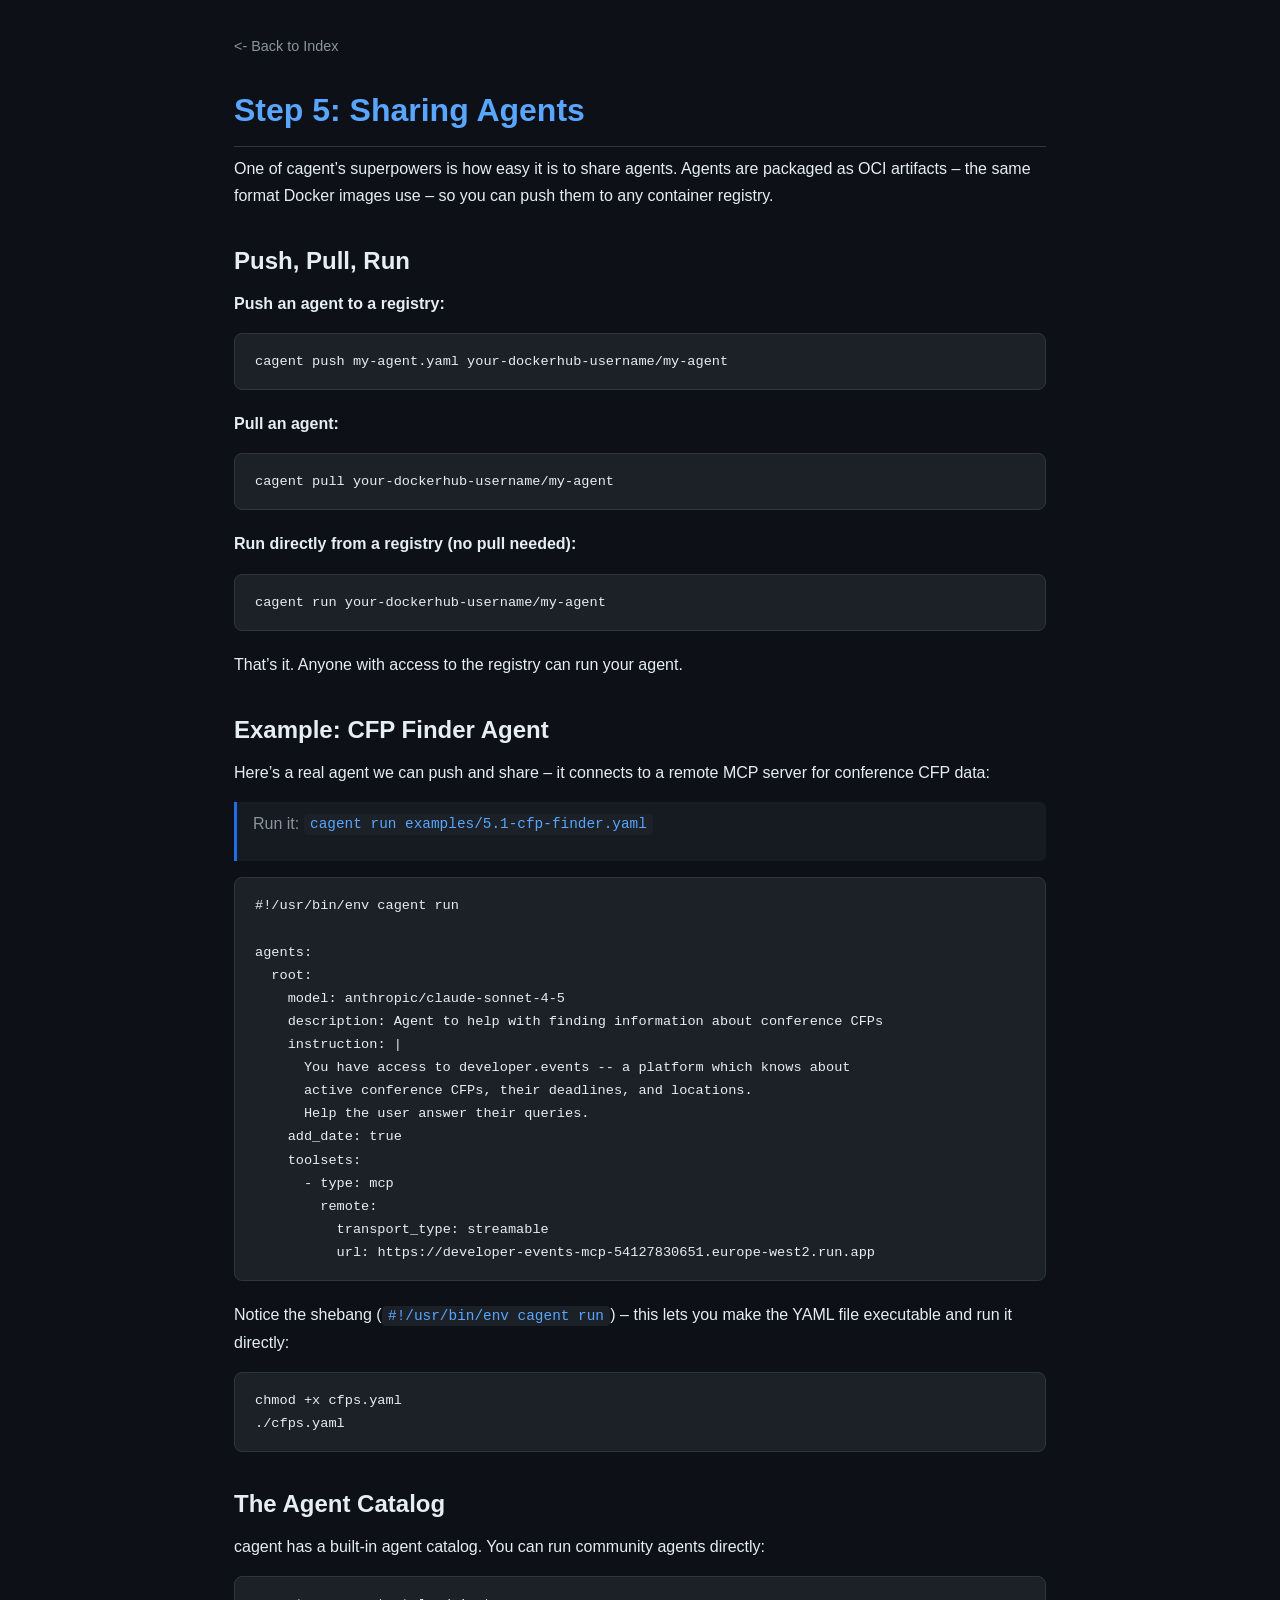
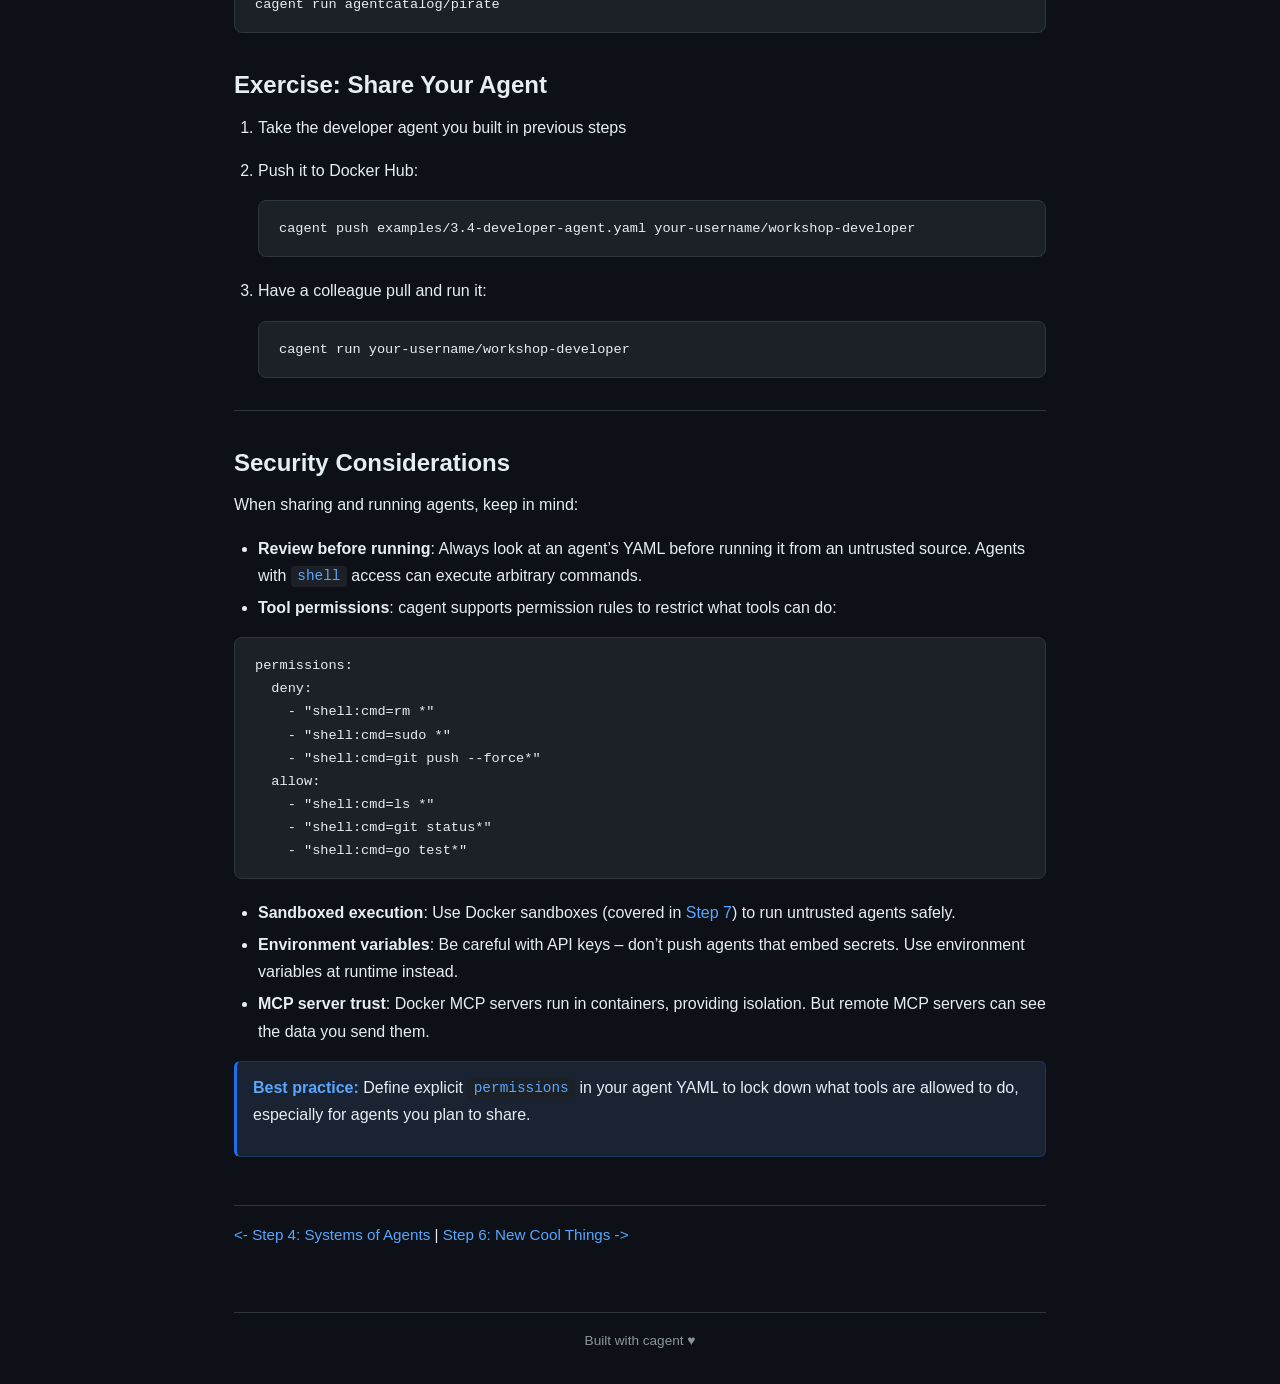
<file: docs/step5_sharing_agents.html>
<!DOCTYPE html>
<html lang="en">
<head>
  <meta charset="utf-8">
  <meta name="viewport" content="width=device-width, initial-scale=1">
  <title>cagent Workshop</title>
  <link rel="stylesheet" href="style.css">
</head>
<body>
<div class="nav-top">
<p><a href="index.html">&lt;- Back to Index</a></p>
</div>
<h1 id="step-5-sharing-agents">Step 5: Sharing Agents</h1>
<p>One of cagent’s superpowers is how easy it is to share agents. Agents
are packaged as OCI artifacts – the same format Docker images use – so
you can push them to any container registry.</p>
<h2 id="push-pull-run">Push, Pull, Run</h2>
<p><strong>Push an agent to a registry:</strong></p>
<div class="sourceCode" id="cb1"><pre
class="sourceCode bash"><code class="sourceCode bash"><span id="cb1-1"><a href="#cb1-1" aria-hidden="true" tabindex="-1"></a><span class="ex">cagent</span> push my-agent.yaml your-dockerhub-username/my-agent</span></code></pre></div>
<p><strong>Pull an agent:</strong></p>
<div class="sourceCode" id="cb2"><pre
class="sourceCode bash"><code class="sourceCode bash"><span id="cb2-1"><a href="#cb2-1" aria-hidden="true" tabindex="-1"></a><span class="ex">cagent</span> pull your-dockerhub-username/my-agent</span></code></pre></div>
<p><strong>Run directly from a registry (no pull needed):</strong></p>
<div class="sourceCode" id="cb3"><pre
class="sourceCode bash"><code class="sourceCode bash"><span id="cb3-1"><a href="#cb3-1" aria-hidden="true" tabindex="-1"></a><span class="ex">cagent</span> run your-dockerhub-username/my-agent</span></code></pre></div>
<p>That’s it. Anyone with access to the registry can run your agent.</p>
<h2 id="example-cfp-finder-agent">Example: CFP Finder Agent</h2>
<p>Here’s a real agent we can push and share – it connects to a remote
MCP server for conference CFP data:</p>
<blockquote>
<p>Run it: <code>cagent run examples/5.1-cfp-finder.yaml</code></p>
</blockquote>
<div class="sourceCode" id="cb4"><pre
class="sourceCode yaml"><code class="sourceCode yaml"><span id="cb4-1"><a href="#cb4-1" aria-hidden="true" tabindex="-1"></a><span class="co">#!/usr/bin/env cagent run</span></span>
<span id="cb4-2"><a href="#cb4-2" aria-hidden="true" tabindex="-1"></a></span>
<span id="cb4-3"><a href="#cb4-3" aria-hidden="true" tabindex="-1"></a><span class="fu">agents</span><span class="kw">:</span></span>
<span id="cb4-4"><a href="#cb4-4" aria-hidden="true" tabindex="-1"></a><span class="at">  </span><span class="fu">root</span><span class="kw">:</span></span>
<span id="cb4-5"><a href="#cb4-5" aria-hidden="true" tabindex="-1"></a><span class="at">    </span><span class="fu">model</span><span class="kw">:</span><span class="at"> anthropic/claude-sonnet-4-5</span></span>
<span id="cb4-6"><a href="#cb4-6" aria-hidden="true" tabindex="-1"></a><span class="at">    </span><span class="fu">description</span><span class="kw">:</span><span class="at"> Agent to help with finding information about conference CFPs</span></span>
<span id="cb4-7"><a href="#cb4-7" aria-hidden="true" tabindex="-1"></a><span class="fu">    instruction</span><span class="kw">: </span><span class="ch">|</span></span>
<span id="cb4-8"><a href="#cb4-8" aria-hidden="true" tabindex="-1"></a>      You have access to developer.events -- a platform which knows about</span>
<span id="cb4-9"><a href="#cb4-9" aria-hidden="true" tabindex="-1"></a>      active conference CFPs, their deadlines, and locations.</span>
<span id="cb4-10"><a href="#cb4-10" aria-hidden="true" tabindex="-1"></a>      Help the user answer their queries.</span>
<span id="cb4-11"><a href="#cb4-11" aria-hidden="true" tabindex="-1"></a><span class="at">    </span><span class="fu">add_date</span><span class="kw">:</span><span class="at"> </span><span class="ch">true</span></span>
<span id="cb4-12"><a href="#cb4-12" aria-hidden="true" tabindex="-1"></a><span class="at">    </span><span class="fu">toolsets</span><span class="kw">:</span></span>
<span id="cb4-13"><a href="#cb4-13" aria-hidden="true" tabindex="-1"></a><span class="at">      </span><span class="kw">-</span><span class="at"> </span><span class="fu">type</span><span class="kw">:</span><span class="at"> mcp</span></span>
<span id="cb4-14"><a href="#cb4-14" aria-hidden="true" tabindex="-1"></a><span class="at">        </span><span class="fu">remote</span><span class="kw">:</span></span>
<span id="cb4-15"><a href="#cb4-15" aria-hidden="true" tabindex="-1"></a><span class="at">          </span><span class="fu">transport_type</span><span class="kw">:</span><span class="at"> streamable</span></span>
<span id="cb4-16"><a href="#cb4-16" aria-hidden="true" tabindex="-1"></a><span class="at">          </span><span class="fu">url</span><span class="kw">:</span><span class="at"> https://developer-events-mcp-54127830651.europe-west2.run.app</span></span></code></pre></div>
<p>Notice the shebang (<code>#!/usr/bin/env cagent run</code>) – this
lets you make the YAML file executable and run it directly:</p>
<div class="sourceCode" id="cb5"><pre
class="sourceCode bash"><code class="sourceCode bash"><span id="cb5-1"><a href="#cb5-1" aria-hidden="true" tabindex="-1"></a><span class="fu">chmod</span> +x cfps.yaml</span>
<span id="cb5-2"><a href="#cb5-2" aria-hidden="true" tabindex="-1"></a><span class="ex">./cfps.yaml</span></span></code></pre></div>
<h2 id="the-agent-catalog">The Agent Catalog</h2>
<p>cagent has a built-in agent catalog. You can run community agents
directly:</p>
<div class="sourceCode" id="cb6"><pre
class="sourceCode bash"><code class="sourceCode bash"><span id="cb6-1"><a href="#cb6-1" aria-hidden="true" tabindex="-1"></a><span class="ex">cagent</span> run agentcatalog/pirate</span></code></pre></div>
<h2 id="exercise-share-your-agent">Exercise: Share Your Agent</h2>
<ol type="1">
<li><p>Take the developer agent you built in previous steps</p></li>
<li><p>Push it to Docker Hub:</p>
<div class="sourceCode" id="cb7"><pre
class="sourceCode bash"><code class="sourceCode bash"><span id="cb7-1"><a href="#cb7-1" aria-hidden="true" tabindex="-1"></a><span class="ex">cagent</span> push examples/3.4-developer-agent.yaml your-username/workshop-developer</span></code></pre></div></li>
<li><p>Have a colleague pull and run it:</p>
<div class="sourceCode" id="cb8"><pre
class="sourceCode bash"><code class="sourceCode bash"><span id="cb8-1"><a href="#cb8-1" aria-hidden="true" tabindex="-1"></a><span class="ex">cagent</span> run your-username/workshop-developer</span></code></pre></div></li>
</ol>
<hr />
<h2 id="security-considerations">Security Considerations</h2>
<p>When sharing and running agents, keep in mind:</p>
<ul>
<li><strong>Review before running</strong>: Always look at an agent’s
YAML before running it from an untrusted source. Agents with
<code>shell</code> access can execute arbitrary commands.</li>
<li><strong>Tool permissions</strong>: cagent supports permission rules
to restrict what tools can do:</li>
</ul>
<div class="sourceCode" id="cb9"><pre
class="sourceCode yaml"><code class="sourceCode yaml"><span id="cb9-1"><a href="#cb9-1" aria-hidden="true" tabindex="-1"></a><span class="fu">permissions</span><span class="kw">:</span></span>
<span id="cb9-2"><a href="#cb9-2" aria-hidden="true" tabindex="-1"></a><span class="at">  </span><span class="fu">deny</span><span class="kw">:</span></span>
<span id="cb9-3"><a href="#cb9-3" aria-hidden="true" tabindex="-1"></a><span class="at">    </span><span class="kw">-</span><span class="at"> </span><span class="st">&quot;shell:cmd=rm *&quot;</span></span>
<span id="cb9-4"><a href="#cb9-4" aria-hidden="true" tabindex="-1"></a><span class="at">    </span><span class="kw">-</span><span class="at"> </span><span class="st">&quot;shell:cmd=sudo *&quot;</span></span>
<span id="cb9-5"><a href="#cb9-5" aria-hidden="true" tabindex="-1"></a><span class="at">    </span><span class="kw">-</span><span class="at"> </span><span class="st">&quot;shell:cmd=git push --force*&quot;</span></span>
<span id="cb9-6"><a href="#cb9-6" aria-hidden="true" tabindex="-1"></a><span class="at">  </span><span class="fu">allow</span><span class="kw">:</span></span>
<span id="cb9-7"><a href="#cb9-7" aria-hidden="true" tabindex="-1"></a><span class="at">    </span><span class="kw">-</span><span class="at"> </span><span class="st">&quot;shell:cmd=ls *&quot;</span></span>
<span id="cb9-8"><a href="#cb9-8" aria-hidden="true" tabindex="-1"></a><span class="at">    </span><span class="kw">-</span><span class="at"> </span><span class="st">&quot;shell:cmd=git status*&quot;</span></span>
<span id="cb9-9"><a href="#cb9-9" aria-hidden="true" tabindex="-1"></a><span class="at">    </span><span class="kw">-</span><span class="at"> </span><span class="st">&quot;shell:cmd=go test*&quot;</span></span></code></pre></div>
<ul>
<li><strong>Sandboxed execution</strong>: Use Docker sandboxes (covered
in <a href="step7_docker_sandboxes.html">Step 7</a>) to run untrusted
agents safely.</li>
<li><strong>Environment variables</strong>: Be careful with API keys –
don’t push agents that embed secrets. Use environment variables at
runtime instead.</li>
<li><strong>MCP server trust</strong>: Docker MCP servers run in
containers, providing isolation. But remote MCP servers can see the data
you send them.</li>
</ul>
<div class="tip">
<p><strong>Best practice:</strong> Define explicit
<code>permissions</code> in your agent YAML to lock down what tools are
allowed to do, especially for agents you plan to share.</p>
</div>
<div class="nav-bottom">
<p><a href="step4_systems_of_agents.html">&lt;- Step 4: Systems of
Agents</a> | <a href="step6_new_cool_things.html">Step 6: New Cool
Things -&gt;</a></p>
</div>
<div class="footer">Built with cagent &hearts;</div>
<script>
document.querySelectorAll('pre').forEach(function(pre) {
  var btn = document.createElement('button');
  btn.className = 'copy-btn';
  btn.textContent = 'Copy';
  btn.addEventListener('click', function() {
    var code = pre.querySelector('code');
    var text = (code || pre).textContent;
    navigator.clipboard.writeText(text).then(function() {
      btn.textContent = 'Copied!';
      setTimeout(function() { btn.textContent = 'Copy'; }, 1500);
    });
  });
  pre.style.position = 'relative';
  pre.appendChild(btn);
});
</script>
</body>
</html>
</file>
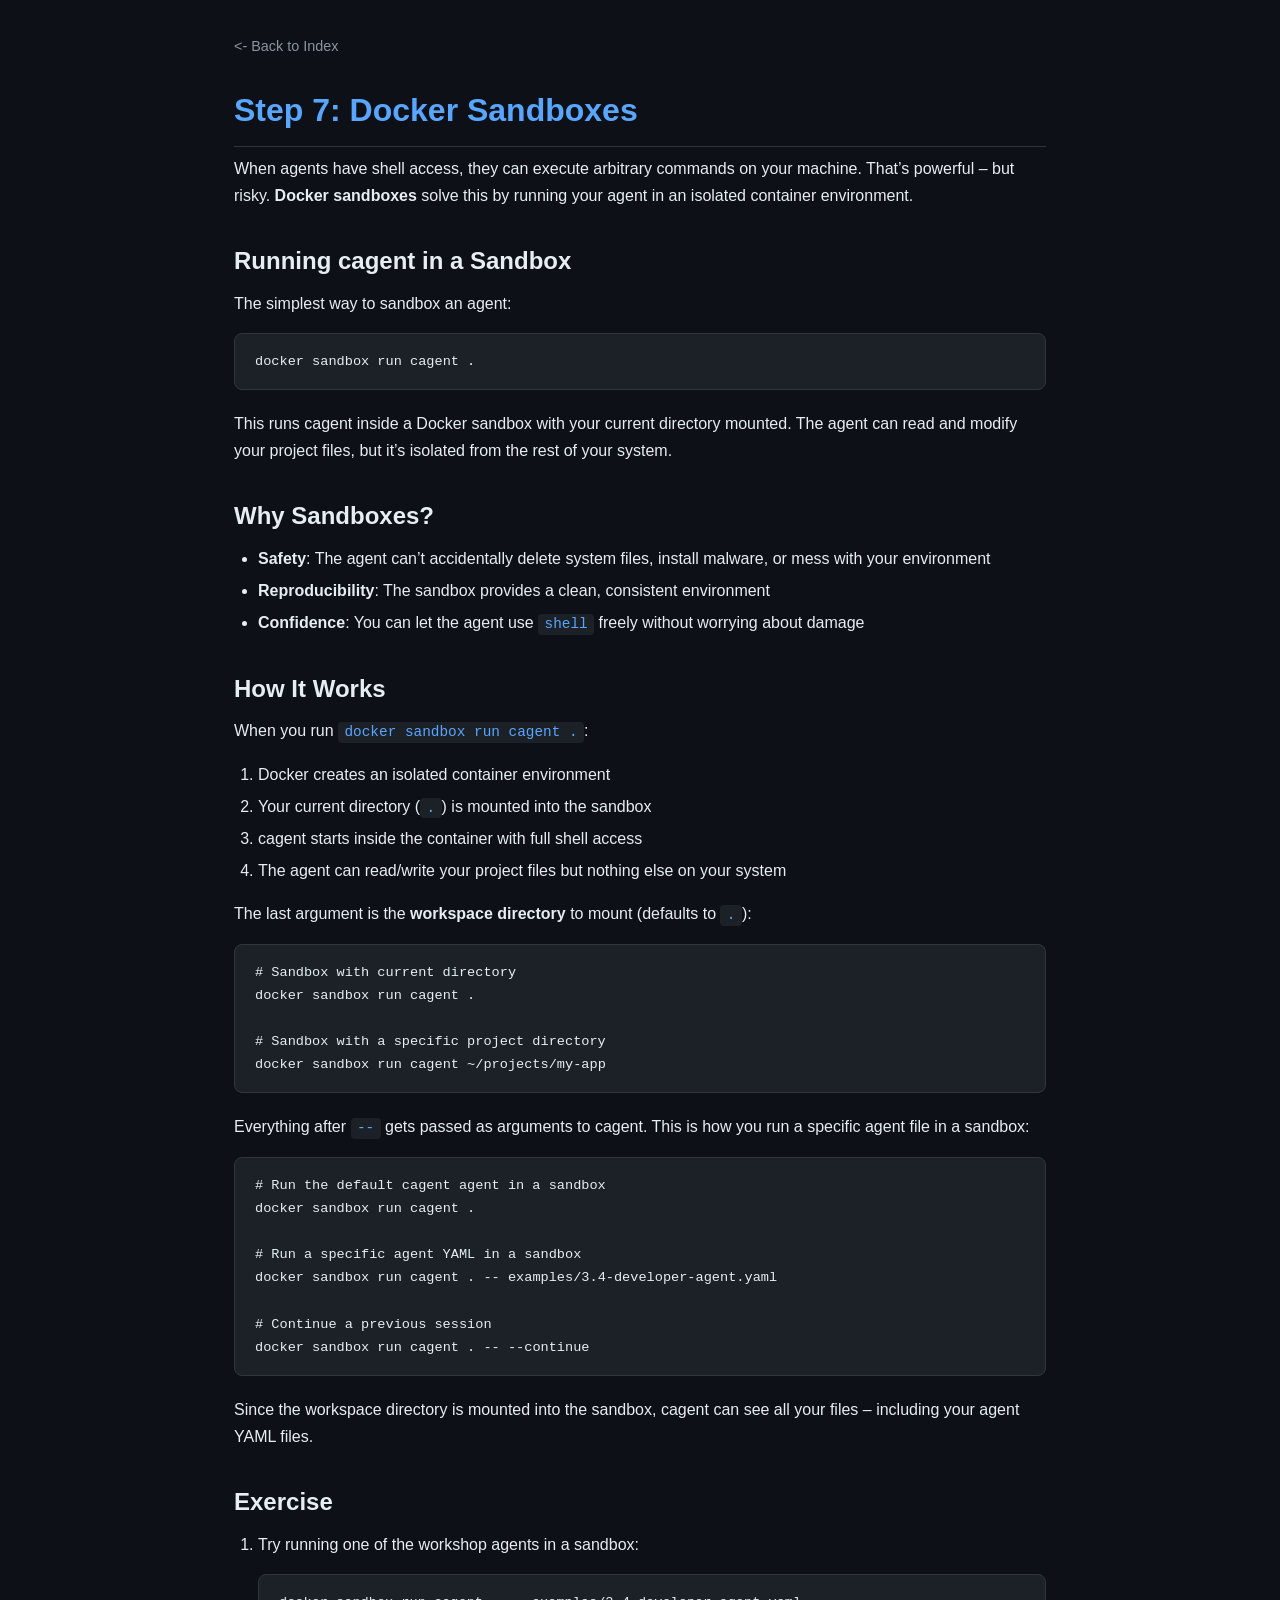
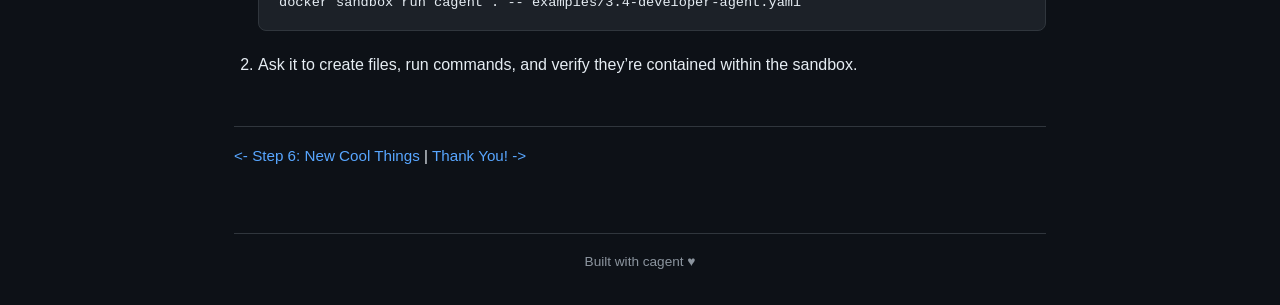
<file: docs/step7_docker_sandboxes.html>
<!DOCTYPE html>
<html lang="en">
<head>
  <meta charset="utf-8">
  <meta name="viewport" content="width=device-width, initial-scale=1">
  <title>cagent Workshop</title>
  <link rel="stylesheet" href="style.css">
</head>
<body>
<div class="nav-top">
<p><a href="index.html">&lt;- Back to Index</a></p>
</div>
<h1 id="step-7-docker-sandboxes">Step 7: Docker Sandboxes</h1>
<p>When agents have shell access, they can execute arbitrary commands on
your machine. That’s powerful – but risky. <strong>Docker
sandboxes</strong> solve this by running your agent in an isolated
container environment.</p>
<h2 id="running-cagent-in-a-sandbox">Running cagent in a Sandbox</h2>
<p>The simplest way to sandbox an agent:</p>
<div class="sourceCode" id="cb1"><pre
class="sourceCode bash"><code class="sourceCode bash"><span id="cb1-1"><a href="#cb1-1" aria-hidden="true" tabindex="-1"></a><span class="ex">docker</span> sandbox run cagent .</span></code></pre></div>
<p>This runs cagent inside a Docker sandbox with your current directory
mounted. The agent can read and modify your project files, but it’s
isolated from the rest of your system.</p>
<h2 id="why-sandboxes">Why Sandboxes?</h2>
<ul>
<li><strong>Safety</strong>: The agent can’t accidentally delete system
files, install malware, or mess with your environment</li>
<li><strong>Reproducibility</strong>: The sandbox provides a clean,
consistent environment</li>
<li><strong>Confidence</strong>: You can let the agent use
<code>shell</code> freely without worrying about damage</li>
</ul>
<h2 id="how-it-works">How It Works</h2>
<p>When you run <code>docker sandbox run cagent .</code>:</p>
<ol type="1">
<li>Docker creates an isolated container environment</li>
<li>Your current directory (<code>.</code>) is mounted into the
sandbox</li>
<li>cagent starts inside the container with full shell access</li>
<li>The agent can read/write your project files but nothing else on your
system</li>
</ol>
<p>The last argument is the <strong>workspace directory</strong> to
mount (defaults to <code>.</code>):</p>
<div class="sourceCode" id="cb2"><pre
class="sourceCode bash"><code class="sourceCode bash"><span id="cb2-1"><a href="#cb2-1" aria-hidden="true" tabindex="-1"></a><span class="co"># Sandbox with current directory</span></span>
<span id="cb2-2"><a href="#cb2-2" aria-hidden="true" tabindex="-1"></a><span class="ex">docker</span> sandbox run cagent .</span>
<span id="cb2-3"><a href="#cb2-3" aria-hidden="true" tabindex="-1"></a></span>
<span id="cb2-4"><a href="#cb2-4" aria-hidden="true" tabindex="-1"></a><span class="co"># Sandbox with a specific project directory</span></span>
<span id="cb2-5"><a href="#cb2-5" aria-hidden="true" tabindex="-1"></a><span class="ex">docker</span> sandbox run cagent ~/projects/my-app</span></code></pre></div>
<p>Everything after <code>--</code> gets passed as arguments to cagent.
This is how you run a specific agent file in a sandbox:</p>
<div class="sourceCode" id="cb3"><pre
class="sourceCode bash"><code class="sourceCode bash"><span id="cb3-1"><a href="#cb3-1" aria-hidden="true" tabindex="-1"></a><span class="co"># Run the default cagent agent in a sandbox</span></span>
<span id="cb3-2"><a href="#cb3-2" aria-hidden="true" tabindex="-1"></a><span class="ex">docker</span> sandbox run cagent .</span>
<span id="cb3-3"><a href="#cb3-3" aria-hidden="true" tabindex="-1"></a></span>
<span id="cb3-4"><a href="#cb3-4" aria-hidden="true" tabindex="-1"></a><span class="co"># Run a specific agent YAML in a sandbox</span></span>
<span id="cb3-5"><a href="#cb3-5" aria-hidden="true" tabindex="-1"></a><span class="ex">docker</span> sandbox run cagent . <span class="at">--</span> examples/3.4-developer-agent.yaml</span>
<span id="cb3-6"><a href="#cb3-6" aria-hidden="true" tabindex="-1"></a></span>
<span id="cb3-7"><a href="#cb3-7" aria-hidden="true" tabindex="-1"></a><span class="co"># Continue a previous session</span></span>
<span id="cb3-8"><a href="#cb3-8" aria-hidden="true" tabindex="-1"></a><span class="ex">docker</span> sandbox run cagent . <span class="at">--</span> <span class="at">--continue</span></span></code></pre></div>
<p>Since the workspace directory is mounted into the sandbox, cagent can
see all your files – including your agent YAML files.</p>
<h2 id="exercise">Exercise</h2>
<ol type="1">
<li><p>Try running one of the workshop agents in a sandbox:</p>
<div class="sourceCode" id="cb4"><pre
class="sourceCode bash"><code class="sourceCode bash"><span id="cb4-1"><a href="#cb4-1" aria-hidden="true" tabindex="-1"></a><span class="ex">docker</span> sandbox run cagent . <span class="at">--</span> examples/3.4-developer-agent.yaml</span></code></pre></div></li>
<li><p>Ask it to create files, run commands, and verify they’re
contained within the sandbox.</p></li>
</ol>
<div class="nav-bottom">
<p><a href="step6_new_cool_things.html">&lt;- Step 6: New Cool
Things</a> | <a href="step8_thankyou.html">Thank You! -&gt;</a></p>
</div>
<div class="footer">Built with cagent &hearts;</div>
<script>
document.querySelectorAll('pre').forEach(function(pre) {
  var btn = document.createElement('button');
  btn.className = 'copy-btn';
  btn.textContent = 'Copy';
  btn.addEventListener('click', function() {
    var code = pre.querySelector('code');
    var text = (code || pre).textContent;
    navigator.clipboard.writeText(text).then(function() {
      btn.textContent = 'Copied!';
      setTimeout(function() { btn.textContent = 'Copy'; }, 1500);
    });
  });
  pre.style.position = 'relative';
  pre.appendChild(btn);
});
</script>
</body>
</html>
</file>
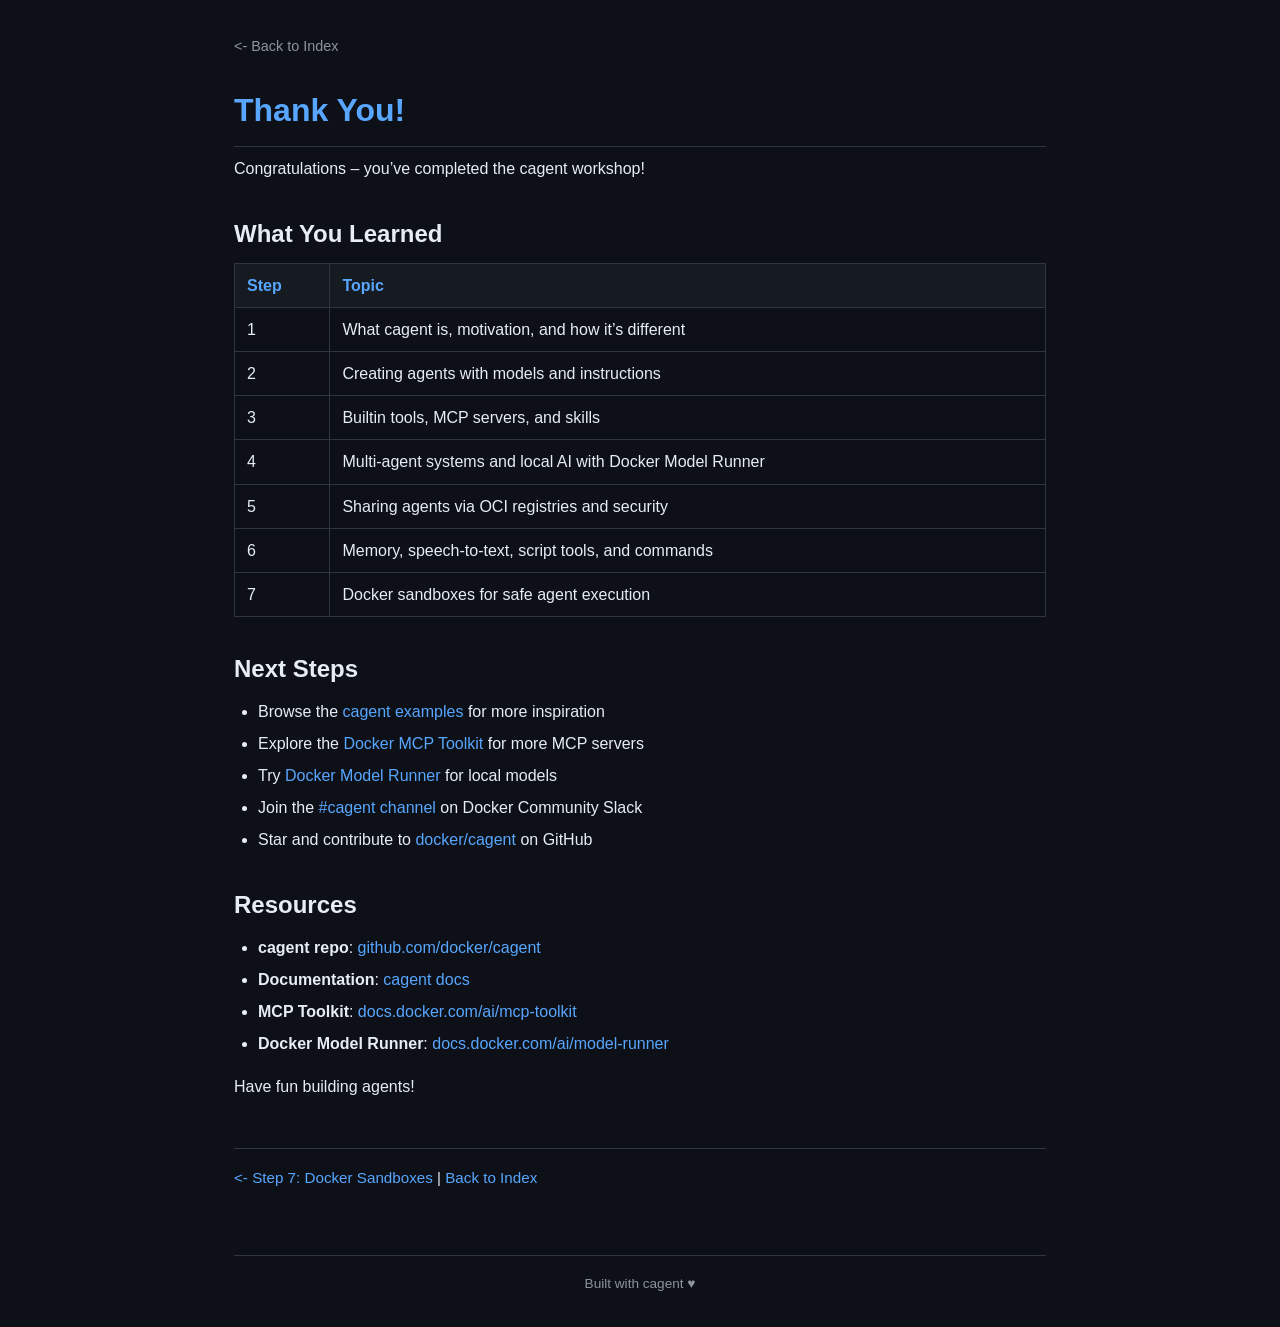
<file: docs/step8_thankyou.html>
<!DOCTYPE html>
<html lang="en">
<head>
  <meta charset="utf-8">
  <meta name="viewport" content="width=device-width, initial-scale=1">
  <title>cagent Workshop</title>
  <link rel="stylesheet" href="style.css">
</head>
<body>
<div class="nav-top">
<p><a href="index.html">&lt;- Back to Index</a></p>
</div>
<h1 id="thank-you">Thank You!</h1>
<p>Congratulations – you’ve completed the cagent workshop!</p>
<h2 id="what-you-learned">What You Learned</h2>
<table>
<thead>
<tr>
<th>Step</th>
<th>Topic</th>
</tr>
</thead>
<tbody>
<tr>
<td>1</td>
<td>What cagent is, motivation, and how it’s different</td>
</tr>
<tr>
<td>2</td>
<td>Creating agents with models and instructions</td>
</tr>
<tr>
<td>3</td>
<td>Builtin tools, MCP servers, and skills</td>
</tr>
<tr>
<td>4</td>
<td>Multi-agent systems and local AI with Docker Model Runner</td>
</tr>
<tr>
<td>5</td>
<td>Sharing agents via OCI registries and security</td>
</tr>
<tr>
<td>6</td>
<td>Memory, speech-to-text, script tools, and commands</td>
</tr>
<tr>
<td>7</td>
<td>Docker sandboxes for safe agent execution</td>
</tr>
</tbody>
</table>
<h2 id="next-steps">Next Steps</h2>
<ul>
<li>Browse the <a
href="https://github.com/docker/cagent/tree/main/examples">cagent
examples</a> for more inspiration</li>
<li>Explore the <a href="https://docs.docker.com/ai/mcp-toolkit/">Docker
MCP Toolkit</a> for more MCP servers</li>
<li>Try <a href="https://docs.docker.com/ai/model-runner/">Docker Model
Runner</a> for local models</li>
<li>Join the <a
href="https://dockercommunity.slack.com/archives/C09DASHHRU4">#cagent
channel</a> on Docker Community Slack</li>
<li>Star and contribute to <a
href="https://github.com/docker/cagent">docker/cagent</a> on GitHub</li>
</ul>
<h2 id="resources">Resources</h2>
<ul>
<li><strong>cagent repo</strong>: <a
href="https://github.com/docker/cagent">github.com/docker/cagent</a></li>
<li><strong>Documentation</strong>: <a
href="https://github.com/docker/cagent/tree/main/docs">cagent
docs</a></li>
<li><strong>MCP Toolkit</strong>: <a
href="https://docs.docker.com/ai/mcp-toolkit/">docs.docker.com/ai/mcp-toolkit</a></li>
<li><strong>Docker Model Runner</strong>: <a
href="https://docs.docker.com/ai/model-runner/">docs.docker.com/ai/model-runner</a></li>
</ul>
<p>Have fun building agents!</p>
<div class="nav-bottom">
<p><a href="step7_docker_sandboxes.html">&lt;- Step 7: Docker
Sandboxes</a> | <a href="index.html">Back to Index</a></p>
</div>
<div class="footer">Built with cagent &hearts;</div>
<script>
document.querySelectorAll('pre').forEach(function(pre) {
  var btn = document.createElement('button');
  btn.className = 'copy-btn';
  btn.textContent = 'Copy';
  btn.addEventListener('click', function() {
    var code = pre.querySelector('code');
    var text = (code || pre).textContent;
    navigator.clipboard.writeText(text).then(function() {
      btn.textContent = 'Copied!';
      setTimeout(function() { btn.textContent = 'Copy'; }, 1500);
    });
  });
  pre.style.position = 'relative';
  pre.appendChild(btn);
});
</script>
</body>
</html>
</file>
<file: docs/style.css>
:root {
  --bg: #0d1117;
  --surface: #161b22;
  --border: #30363d;
  --text: #e6edf3;
  --text-muted: #8b949e;
  --accent: #1f6feb;
  --accent-light: #58a6ff;
  --code-bg: #1c2128;
  --success: #3fb950;
}

* {
  margin: 0;
  padding: 0;
  box-sizing: border-box;
}

body {
  font-family: -apple-system, BlinkMacSystemFont, 'Segoe UI', Helvetica, Arial, sans-serif;
  background: var(--bg);
  color: var(--text);
  line-height: 1.7;
  max-width: 860px;
  margin: 0 auto;
  padding: 2rem 1.5rem;
}

h1 {
  font-size: 2rem;
  margin-bottom: 0.5rem;
  color: var(--accent-light);
  border-bottom: 1px solid var(--border);
  padding-bottom: 0.5rem;
}

h2 {
  font-size: 1.5rem;
  margin-top: 2rem;
  margin-bottom: 0.5rem;
  color: var(--text);
}

h3 {
  font-size: 1.2rem;
  margin-top: 1.5rem;
  margin-bottom: 0.5rem;
  color: var(--text-muted);
}

p {
  margin-bottom: 1rem;
}

a {
  color: var(--accent-light);
  text-decoration: none;
}

a:hover {
  text-decoration: underline;
}

ul, ol {
  margin-bottom: 1rem;
  padding-left: 1.5rem;
}

li {
  margin-bottom: 0.3rem;
}

code {
  font-family: 'SFMono-Regular', Consolas, 'Liberation Mono', Menlo, monospace;
  background: var(--code-bg);
  padding: 0.15rem 0.4rem;
  border-radius: 4px;
  font-size: 0.9em;
  color: var(--accent-light);
}

pre {
  background: var(--code-bg);
  border: 1px solid var(--border);
  border-radius: 8px;
  padding: 1rem 1.25rem;
  overflow-x: auto;
  margin-bottom: 1.25rem;
}

pre code {
  background: none;
  padding: 0;
  color: var(--text);
  font-size: 0.85em;
}

blockquote {
  border-left: 3px solid var(--accent);
  padding: 0.5rem 1rem;
  margin-bottom: 1rem;
  background: var(--surface);
  border-radius: 0 6px 6px 0;
  color: var(--text-muted);
}

hr {
  border: none;
  border-top: 1px solid var(--border);
  margin: 2rem 0;
}

.nav-top {
  margin-bottom: 1.5rem;
}

.nav-top a {
  font-size: 0.9rem;
  color: var(--text-muted);
}

.nav-bottom {
  display: flex;
  justify-content: space-between;
  margin-top: 3rem;
  padding-top: 1rem;
  border-top: 1px solid var(--border);
  font-size: 0.95rem;
}

.footer {
  margin-top: 3rem;
  padding-top: 1rem;
  border-top: 1px solid var(--border);
  text-align: center;
  color: var(--text-muted);
  font-size: 0.85rem;
}

/* Index page card list */
.step-list {
  list-style: none;
  padding-left: 0;
}

.step-list li {
  margin-bottom: 0.5rem;
}

.step-list a {
  display: block;
  padding: 0.75rem 1rem;
  background: var(--surface);
  border: 1px solid var(--border);
  border-radius: 8px;
  transition: border-color 0.2s, background 0.2s;
}

.step-list a:hover {
  border-color: var(--accent);
  background: var(--code-bg);
  text-decoration: none;
}

.tip {
  background: #1a2332;
  border: 1px solid #1f6feb44;
  border-left: 3px solid var(--accent);
  border-radius: 6px;
  padding: 0.75rem 1rem;
  margin-bottom: 1.25rem;
}

.tip strong {
  color: var(--accent-light);
}

.copy-btn {
  position: absolute;
  top: 0.5rem;
  right: 0.5rem;
  background: var(--border);
  color: var(--text-muted);
  border: none;
  border-radius: 4px;
  padding: 0.25rem 0.5rem;
  font-size: 0.75rem;
  cursor: pointer;
  opacity: 0;
  transition: opacity 0.2s;
}

pre:hover .copy-btn {
  opacity: 1;
}

.copy-btn:hover {
  background: var(--accent);
  color: var(--text);
}

table {
  width: 100%;
  border-collapse: collapse;
  margin-bottom: 1.25rem;
}

th, td {
  border: 1px solid var(--border);
  padding: 0.5rem 0.75rem;
  text-align: left;
}

th {
  background: var(--surface);
  color: var(--accent-light);
}
</file>
<file: style.css>
:root {
  --bg: #0d1117;
  --surface: #161b22;
  --border: #30363d;
  --text: #e6edf3;
  --text-muted: #8b949e;
  --accent: #1f6feb;
  --accent-light: #58a6ff;
  --code-bg: #1c2128;
  --success: #3fb950;
}

* {
  margin: 0;
  padding: 0;
  box-sizing: border-box;
}

body {
  font-family: -apple-system, BlinkMacSystemFont, 'Segoe UI', Helvetica, Arial, sans-serif;
  background: var(--bg);
  color: var(--text);
  line-height: 1.7;
  max-width: 860px;
  margin: 0 auto;
  padding: 2rem 1.5rem;
}

h1 {
  font-size: 2rem;
  margin-bottom: 0.5rem;
  color: var(--accent-light);
  border-bottom: 1px solid var(--border);
  padding-bottom: 0.5rem;
}

h2 {
  font-size: 1.5rem;
  margin-top: 2rem;
  margin-bottom: 0.5rem;
  color: var(--text);
}

h3 {
  font-size: 1.2rem;
  margin-top: 1.5rem;
  margin-bottom: 0.5rem;
  color: var(--text-muted);
}

p {
  margin-bottom: 1rem;
}

a {
  color: var(--accent-light);
  text-decoration: none;
}

a:hover {
  text-decoration: underline;
}

ul, ol {
  margin-bottom: 1rem;
  padding-left: 1.5rem;
}

li {
  margin-bottom: 0.3rem;
}

code {
  font-family: 'SFMono-Regular', Consolas, 'Liberation Mono', Menlo, monospace;
  background: var(--code-bg);
  padding: 0.15rem 0.4rem;
  border-radius: 4px;
  font-size: 0.9em;
  color: var(--accent-light);
}

pre {
  background: var(--code-bg);
  border: 1px solid var(--border);
  border-radius: 8px;
  padding: 1rem 1.25rem;
  overflow-x: auto;
  margin-bottom: 1.25rem;
}

pre code {
  background: none;
  padding: 0;
  color: var(--text);
  font-size: 0.85em;
}

blockquote {
  border-left: 3px solid var(--accent);
  padding: 0.5rem 1rem;
  margin-bottom: 1rem;
  background: var(--surface);
  border-radius: 0 6px 6px 0;
  color: var(--text-muted);
}

hr {
  border: none;
  border-top: 1px solid var(--border);
  margin: 2rem 0;
}

.nav-top {
  margin-bottom: 1.5rem;
}

.nav-top a {
  font-size: 0.9rem;
  color: var(--text-muted);
}

.nav-bottom {
  display: flex;
  justify-content: space-between;
  margin-top: 3rem;
  padding-top: 1rem;
  border-top: 1px solid var(--border);
  font-size: 0.95rem;
}

.footer {
  margin-top: 3rem;
  padding-top: 1rem;
  border-top: 1px solid var(--border);
  text-align: center;
  color: var(--text-muted);
  font-size: 0.85rem;
}

/* Index page card list */
.step-list {
  list-style: none;
  padding-left: 0;
}

.step-list li {
  margin-bottom: 0.5rem;
}

.step-list a {
  display: block;
  padding: 0.75rem 1rem;
  background: var(--surface);
  border: 1px solid var(--border);
  border-radius: 8px;
  transition: border-color 0.2s, background 0.2s;
}

.step-list a:hover {
  border-color: var(--accent);
  background: var(--code-bg);
  text-decoration: none;
}

.tip {
  background: #1a2332;
  border: 1px solid #1f6feb44;
  border-left: 3px solid var(--accent);
  border-radius: 6px;
  padding: 0.75rem 1rem;
  margin-bottom: 1.25rem;
}

.tip strong {
  color: var(--accent-light);
}

.copy-btn {
  position: absolute;
  top: 0.5rem;
  right: 0.5rem;
  background: var(--border);
  color: var(--text-muted);
  border: none;
  border-radius: 4px;
  padding: 0.25rem 0.5rem;
  font-size: 0.75rem;
  cursor: pointer;
  opacity: 0;
  transition: opacity 0.2s;
}

pre:hover .copy-btn {
  opacity: 1;
}

.copy-btn:hover {
  background: var(--accent);
  color: var(--text);
}

table {
  width: 100%;
  border-collapse: collapse;
  margin-bottom: 1.25rem;
}

th, td {
  border: 1px solid var(--border);
  padding: 0.5rem 0.75rem;
  text-align: left;
}

th {
  background: var(--surface);
  color: var(--accent-light);
}
</file>
